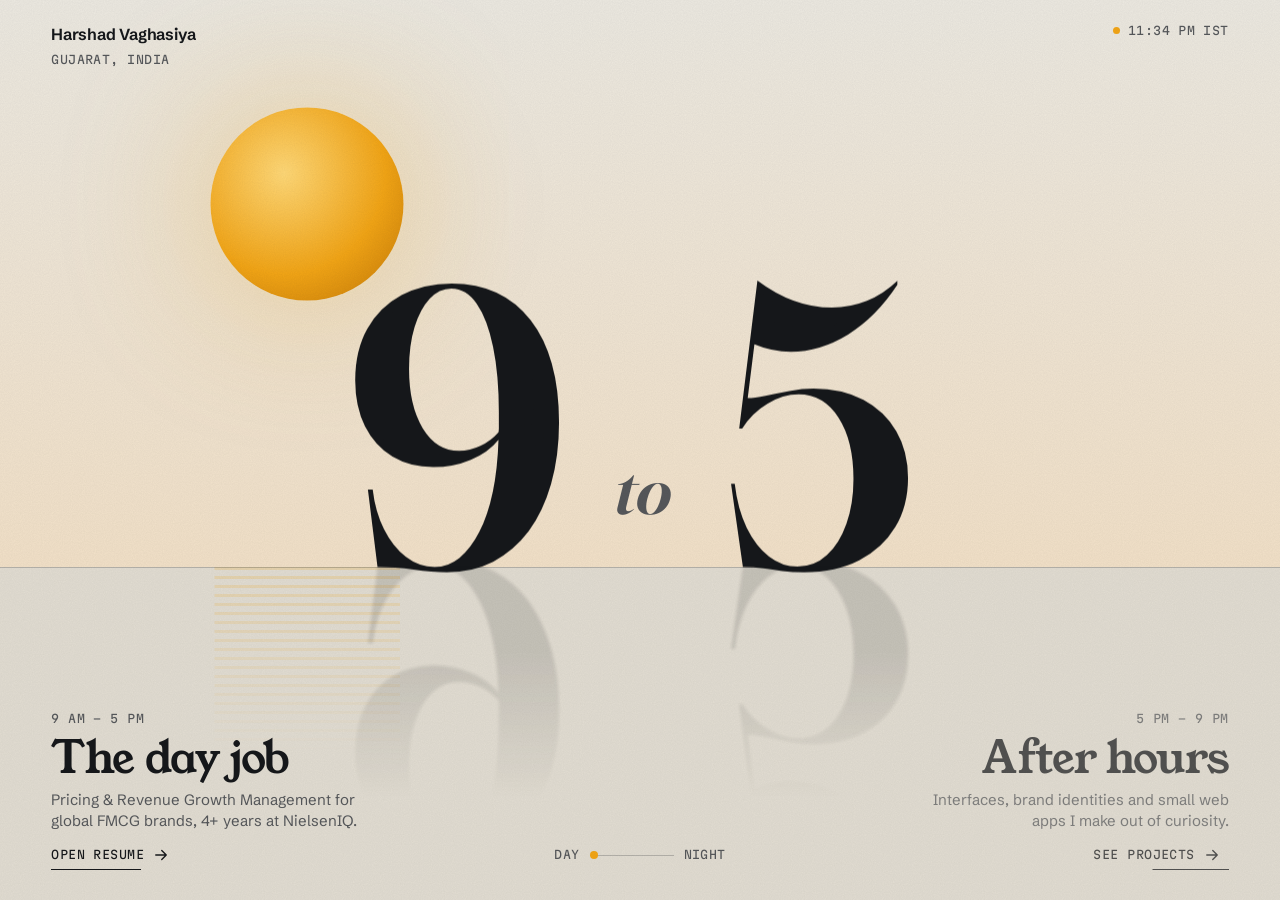
<file: index.html>
<!doctype html>
<html lang="en">
<head>
  <meta charset="utf-8">
  <meta name="viewport" content="width=device-width, initial-scale=1, viewport-fit=cover">
  <title>Harshad Vaghasiya</title>
  <meta name="description" content="Harshad Vaghasiya: Revenue Growth Management and pricing analytics by day. Interfaces, brand identities and small web apps after hours.">
  <meta name="theme-color" content="#ECE9E1">
  <meta property="og:title" content="Harshad Vaghasiya">
  <meta property="og:description" content="Pricing & Revenue Growth Management by day. Things I design and build after hours.">
  <meta property="og:image" content="https://harshad.online/assets/img/og.jpg">
  <meta property="og:url" content="https://harshad.online/">
  <meta name="twitter:card" content="summary_large_image">
  <link rel="icon" href="assets/img/favicon.svg" type="image/svg+xml">
  <link rel="preload" href="assets/fonts/gloock-latin-400-normal.woff2" as="font" type="font/woff2" crossorigin>
  <link rel="stylesheet" href="assets/css/base.css">
  <link rel="stylesheet" href="assets/css/landing.css">
</head>
<!--
  LANDING PAGE ("/")
  One idea: "9 to 5" and "5 to 9" use the same two digits.
  Move the pointer left or right and the sky turns from day to night,
  while the 9 and the 5 swap places. Each half leads to one side of the site.
  Behaviour: assets/js/landing.js · Styles: assets/css/landing.css
-->
<body class="landing day">
  <h1 class="sr-only">Harshad Vaghasiya. Revenue Growth Management and pricing analytics by day; interfaces, brand identities and small web apps after hours.</h1>

  <div class="sky" aria-hidden="true">
    <div class="glow"></div>
    <div class="sun"></div>
    <div class="moon"></div>
    <div class="water"><div class="sun-reflect"></div></div>
    <div class="horizon"></div>
  </div>

  <header class="lbar">
    <a class="who" href="./">
      <span class="name">Harshad Vaghasiya</span>
      <span class="mono sub">Gujarat, India</span>
    </a>
    <div class="clock mono" aria-label="Local time in India"><span class="pulse"></span><span id="ist">--:--</span> IST</div>
  </header>

  <main class="stage" aria-hidden="true">
    <div class="digits">
      <span class="dg a">9</span>
      <span class="to">to</span>
      <span class="dg b">5</span>
    </div>
    <div class="digits mirror">
      <span class="dg a">9</span>
      <span class="to">to</span>
      <span class="dg b">5</span>
    </div>
  </main>

  <nav class="doors" aria-label="Choose a side">
    <a class="door day-door" href="work/" data-go="day" data-side="0">
      <span class="mono when">9 AM – 5 PM</span>
      <span class="title display">The day job</span>
      <span class="what">Pricing &amp; Revenue Growth Management for global FMCG brands, 4+ years at NielsenIQ.</span>
      <span class="go mono">Open Resume <i data-icon="arrow"></i></span>
    </a>
    <div class="hint mono" aria-hidden="true"><span>Day</span><i></i><span>Night</span></div>
    <a class="door night-door" href="after-hours/" data-go="night" data-side="1">
      <span class="mono when">5 PM – 9 PM</span>
      <span class="title display">After hours</span>
      <span class="what">Interfaces, brand identities and small web apps I make out of curiosity.</span>
      <span class="go mono">See projects <i data-icon="arrow"></i></span>
    </a>
  </nav>

  <div class="grain" aria-hidden="true"></div>
  <script src="assets/js/core.js"></script>
  <script src="assets/js/landing.js"></script>
</body>
</html>
</file>
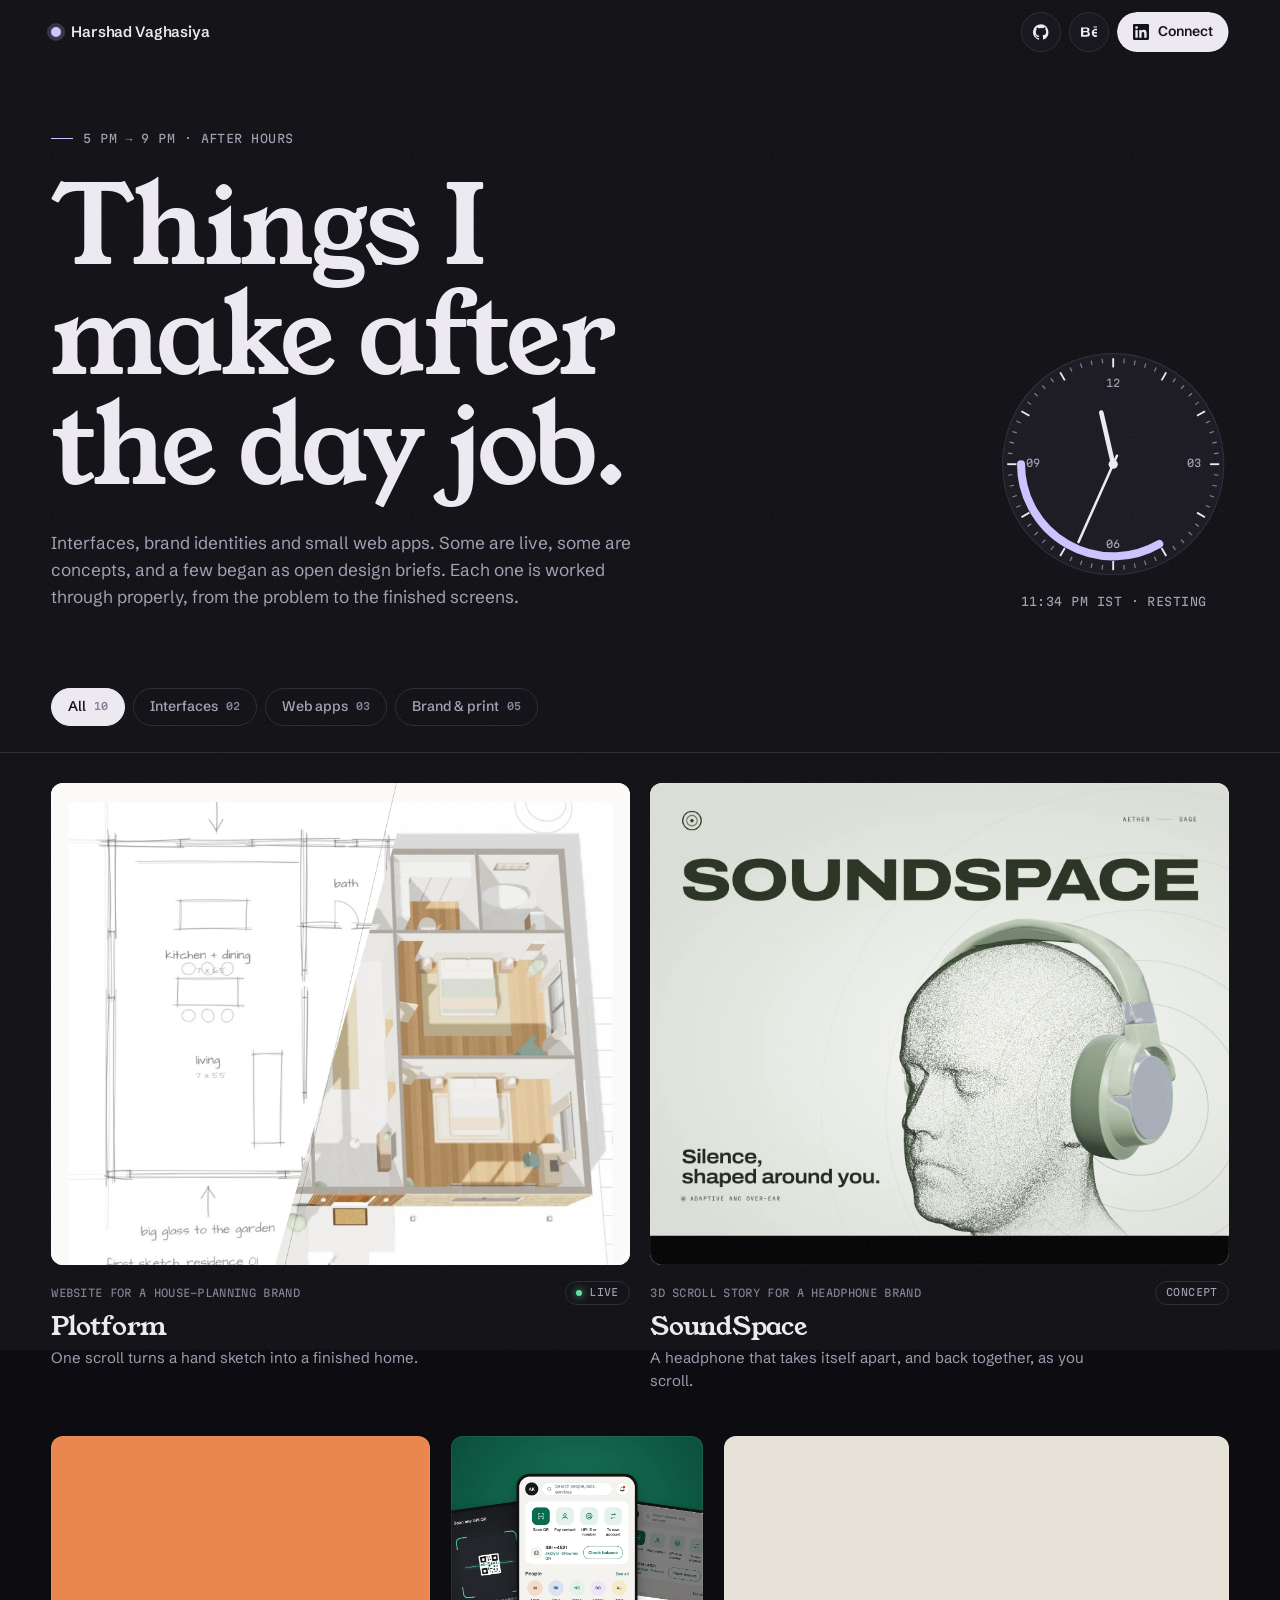
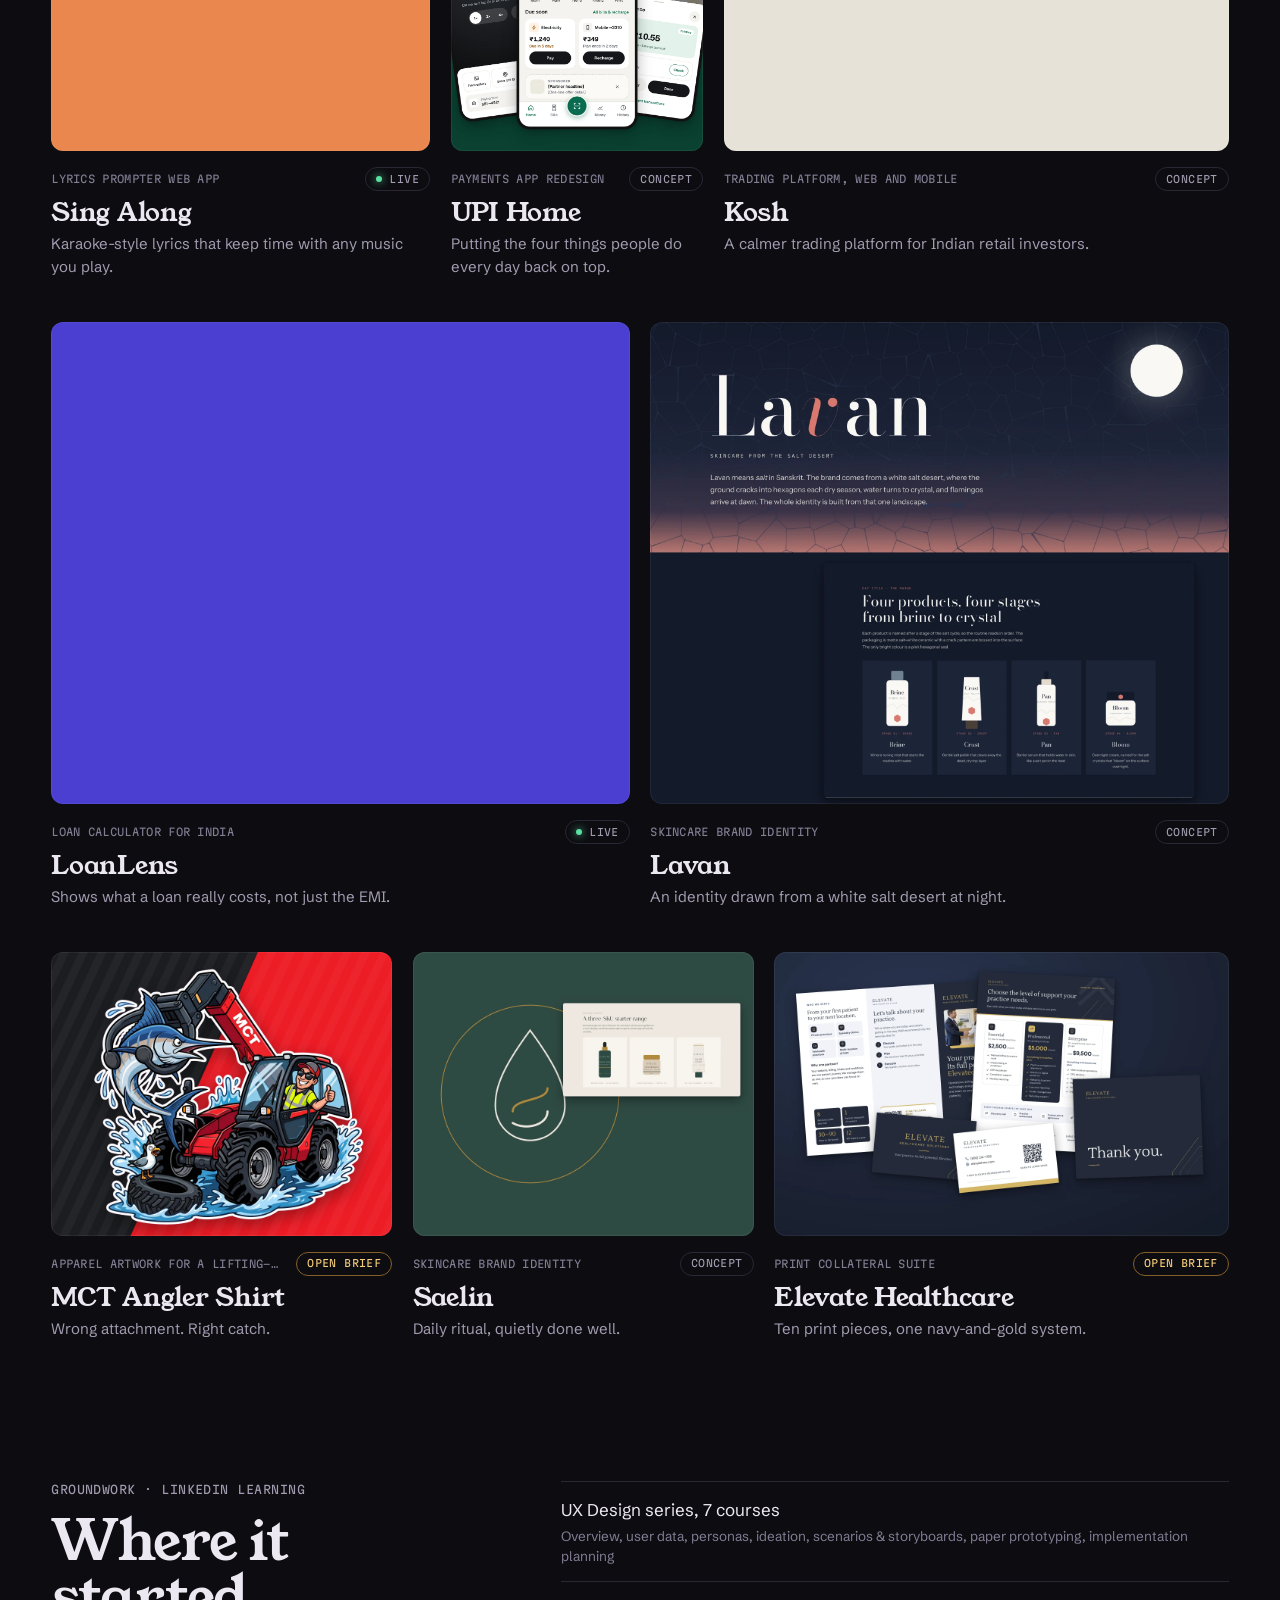
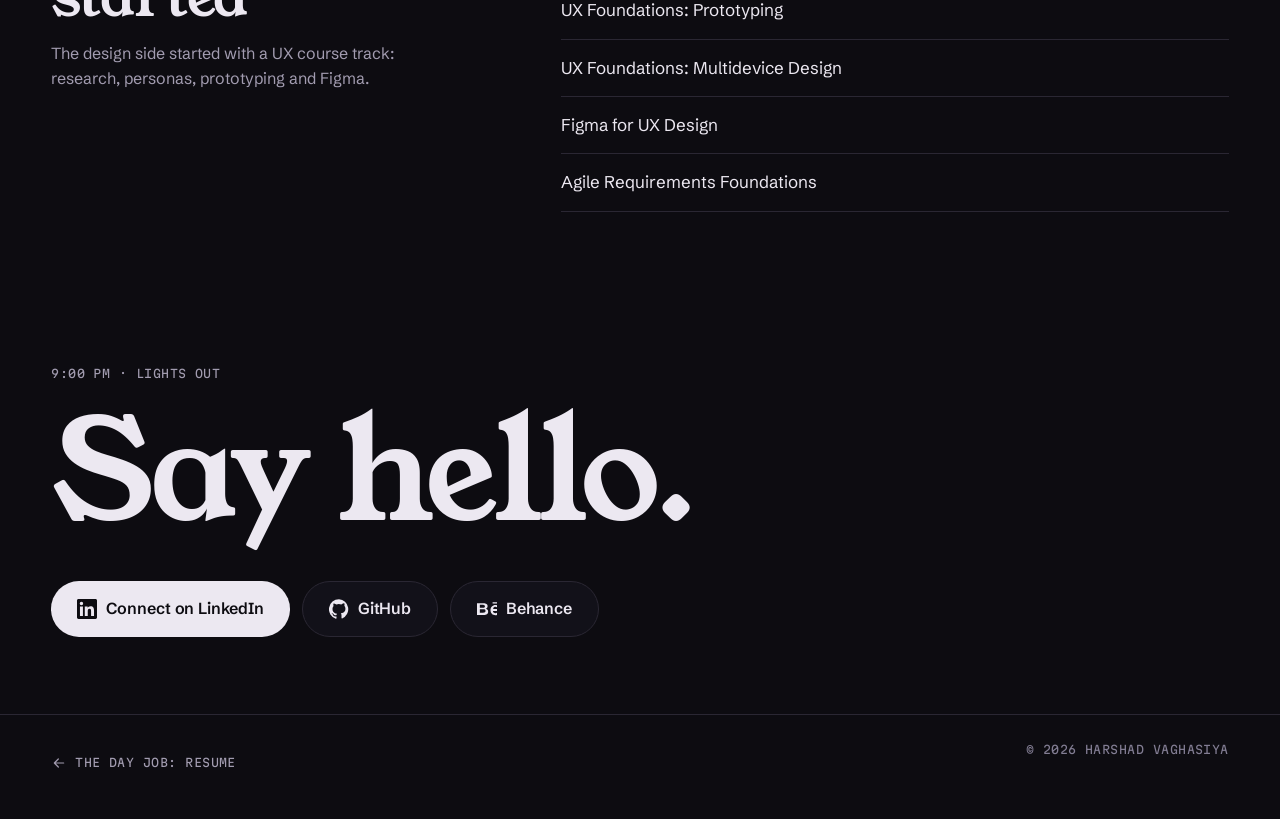
<file: after-hours/index.html>
<!doctype html>
<html lang="en">
<head>
  <meta charset="utf-8">
  <meta name="viewport" content="width=device-width, initial-scale=1, viewport-fit=cover">
  <title>After hours · Harshad Vaghasiya</title>
  <meta name="description" content="Interfaces, brand identities and small web apps Harshad Vaghasiya designs and builds after the day job.">
  <meta name="theme-color" content="#0D0C11">
  <meta property="og:title" content="After hours · Harshad Vaghasiya">
  <meta property="og:description" content="Interfaces, brand identities and small web apps, made out of curiosity.">
  <meta property="og:image" content="https://harshad.online/assets/img/og-night.jpg">
  <link rel="icon" href="../assets/img/favicon.svg" type="image/svg+xml">
  <link rel="preload" href="../assets/fonts/young-serif-latin-400-normal.woff2" as="font" type="font/woff2" crossorigin>
  <link rel="stylesheet" href="../assets/css/base.css">
  <link rel="stylesheet" href="../assets/css/after.css">
</head>
<!--
  "5 TO 9" — PROJECTS (/after-hours/)
  Tiles come from /content/projects.js (order, text, tile size, colours).
  Grid logic + filter + hover video: /assets/js/after.js
  Styles: /assets/css/after.css
-->
<body class="night after">
  <header class="topbar">
    <a class="home" href="../" data-go="day" aria-label="Back to start"><span class="dot moon"></span>Harshad Vaghasiya</a>
    <div class="actions">
      <a class="btn line icon" href="https://github.com/harshadvaha" target="_blank" rel="noopener" aria-label="GitHub"><span data-icon="github"></span></a>
      <a class="btn line icon" href="https://www.behance.net/harshadvaghasiya" target="_blank" rel="noopener" aria-label="Behance"><span data-icon="behance"></span></a>
      <a class="btn solid" href="https://www.linkedin.com/in/harshadvaha" target="_blank" rel="noopener"><span data-icon="linkedin"></span>Connect</a>
    </div>
  </header>

  <main>
    <section class="ah-hero wrap">
      <div class="ah-copy">
        <p class="mono eyebrow rv"><span class="tick"></span>5 PM → 9 PM · After hours</p>
        <h1 class="display ah-title lines">Things I make after the day job.</h1>
        <p class="ah-sub rv" style="--d:.35s">Interfaces, brand identities and small web apps. Some are live, some are concepts, and a few began as open design briefs. Each one is worked through properly, from the problem to the finished screens.</p>
      </div>
      <figure class="night-dial rv" style="--d:.2s" aria-label="Current time in India">
        <svg viewBox="0 0 200 200" id="night-dial" aria-hidden="true"></svg>
        <figcaption class="mono" id="night-cap">--</figcaption>
      </figure>
    </section>

    <nav class="filters wrap rv" aria-label="Filter projects" id="filters"></nav>

    <section class="grid wrap" id="grid" aria-live="polite"></section>

    <section class="groundwork wrap" id="groundwork" aria-labelledby="gw-h"></section>

    <section class="hello wrap">
      <p class="mono rv">9:00 PM · Lights out</p>
      <h2 class="display lines">Say hello.</h2>
      <div class="hello-row rv">
        <a class="btn solid big" href="https://www.linkedin.com/in/harshadvaha" target="_blank" rel="noopener"><span data-icon="linkedin"></span>Connect on LinkedIn</a>
        <a class="btn line big" href="https://github.com/harshadvaha" target="_blank" rel="noopener"><span data-icon="github"></span>GitHub</a>
        <a class="btn line big" href="https://www.behance.net/harshadvaghasiya" target="_blank" rel="noopener"><span data-icon="behance"></span>Behance</a>
      </div>
    </section>
  </main>

  <footer class="foot wrap">
    <a class="mono back-day" href="../work/" data-go="day"><i data-icon="back"></i> The day job: Resume</a>
    <span class="mono">© <span id="yr"></span> Harshad Vaghasiya</span>
  </footer>

  <div class="cursor" id="cursor" aria-hidden="true"><span>View</span></div>
  <div class="grain" aria-hidden="true"></div>
  <script src="../content/projects.js"></script>
  <script src="../assets/js/core.js"></script>
  <script src="../assets/js/after.js"></script>
</body>
</html>
</file>
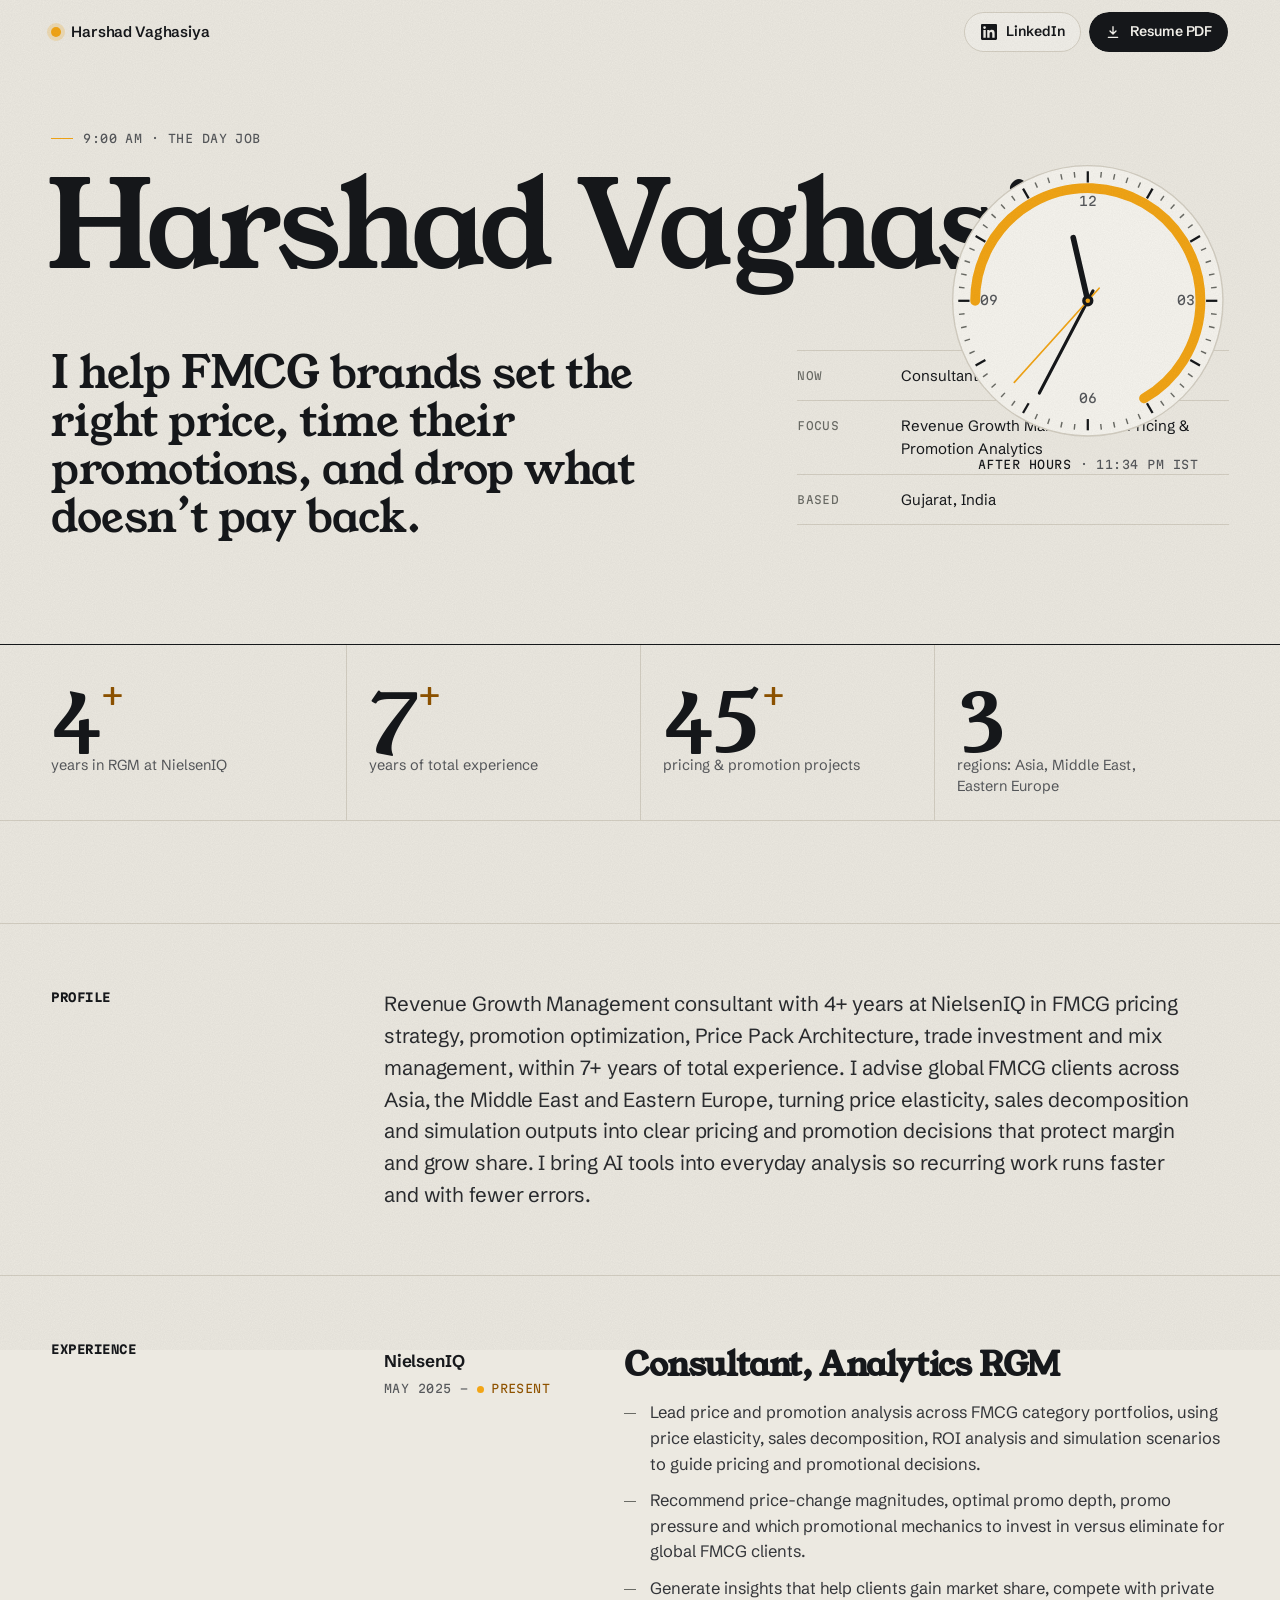
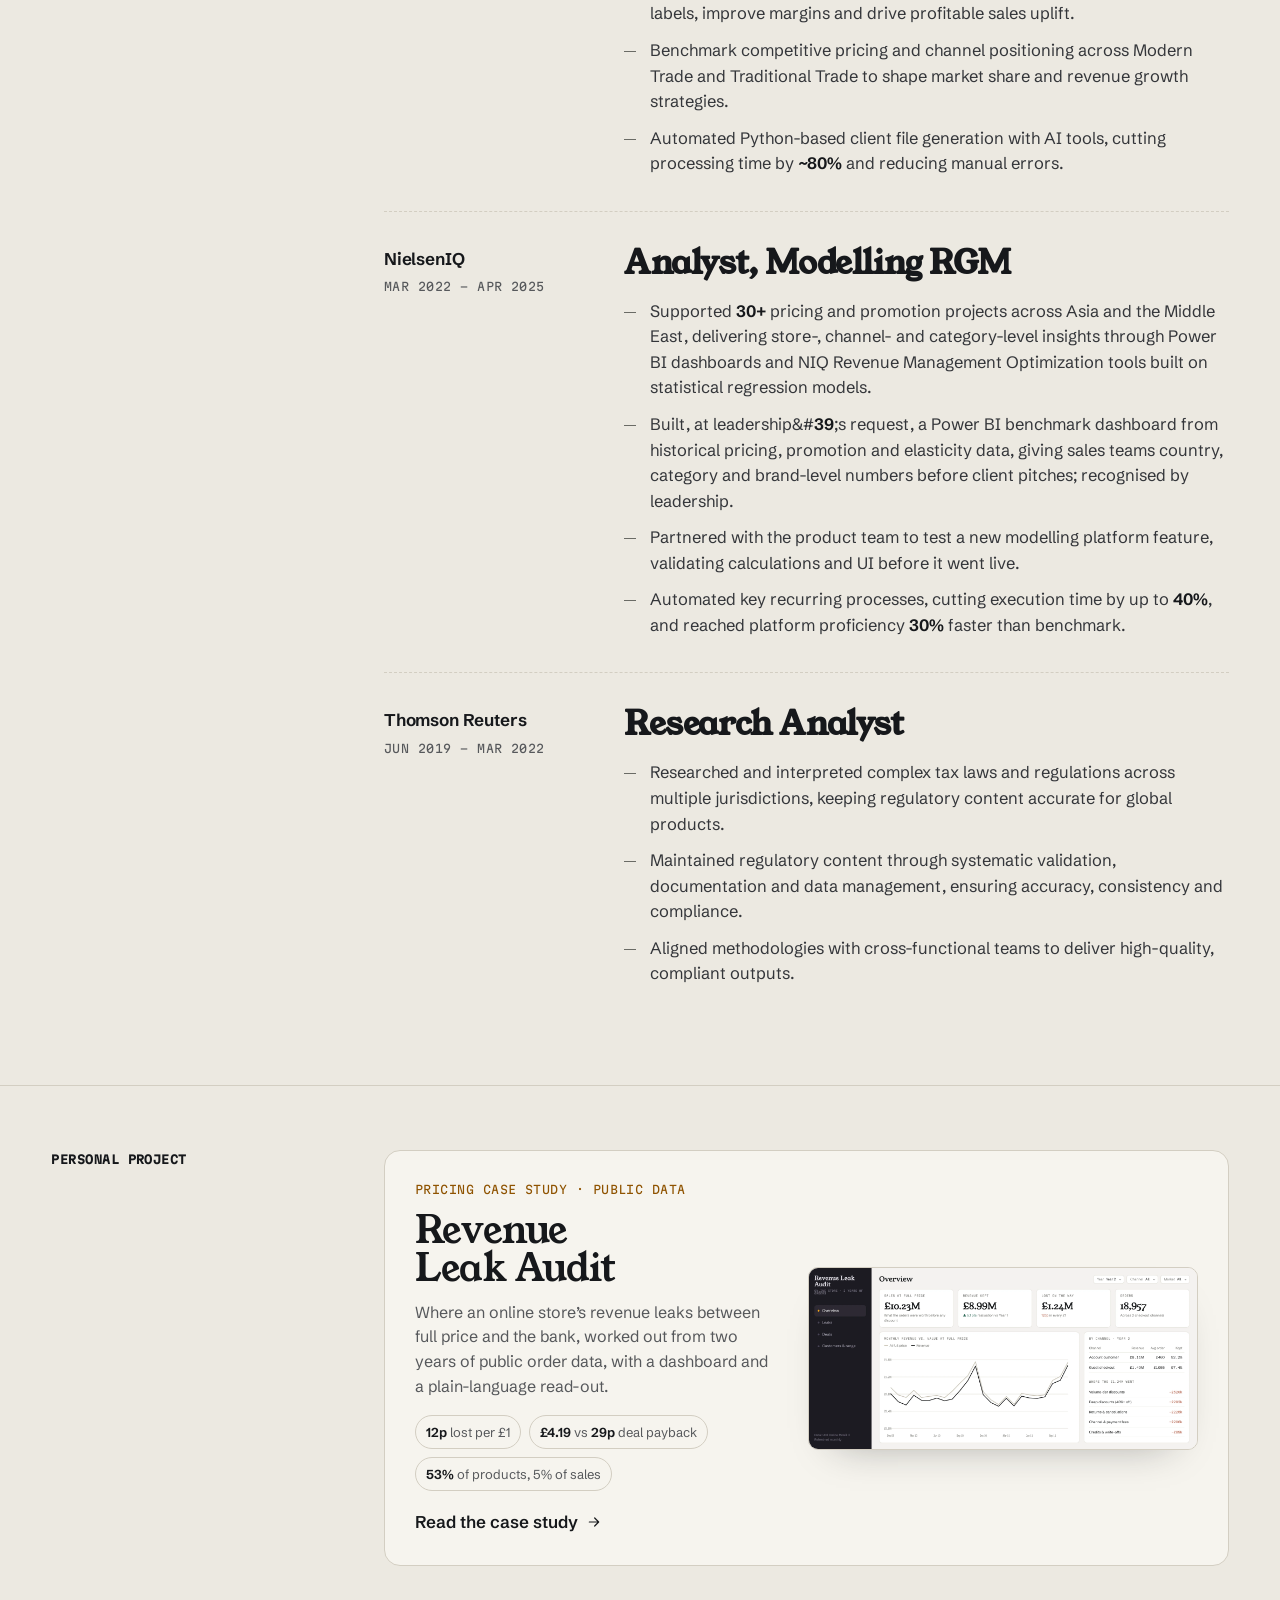
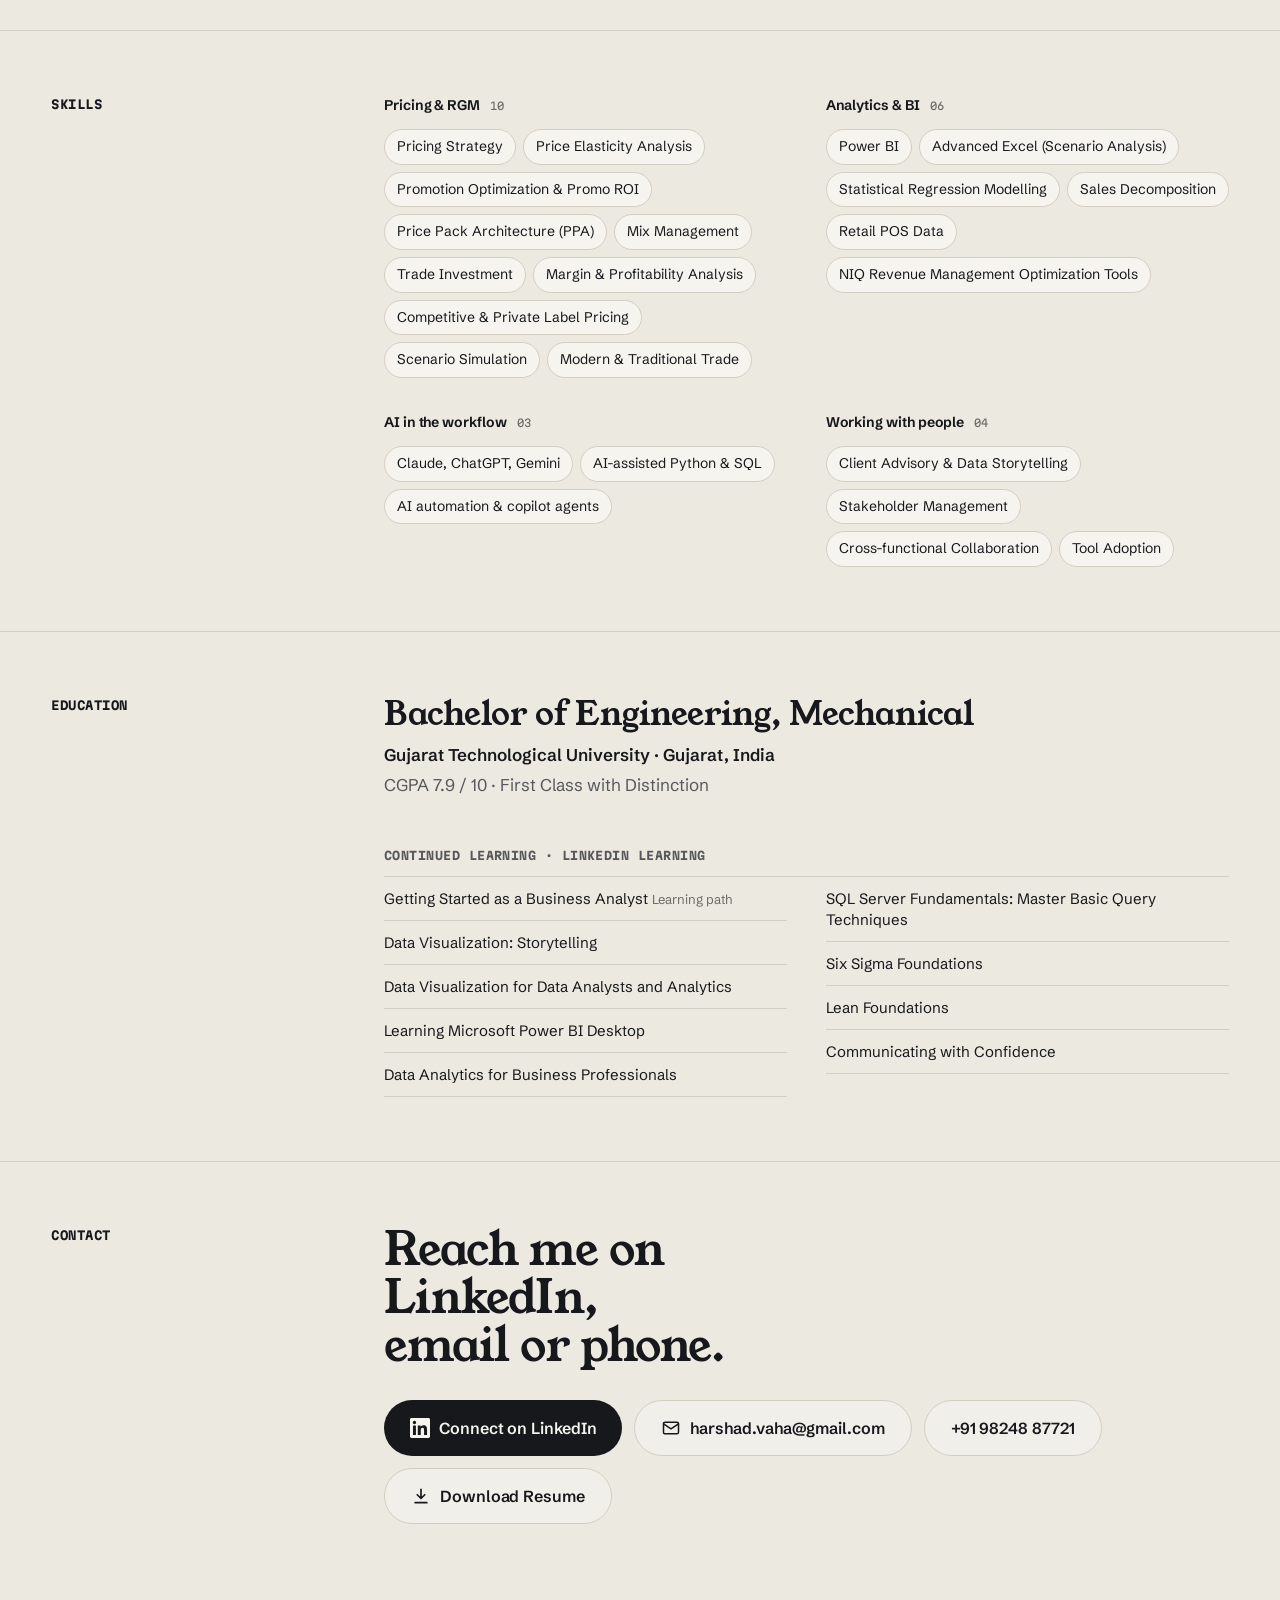
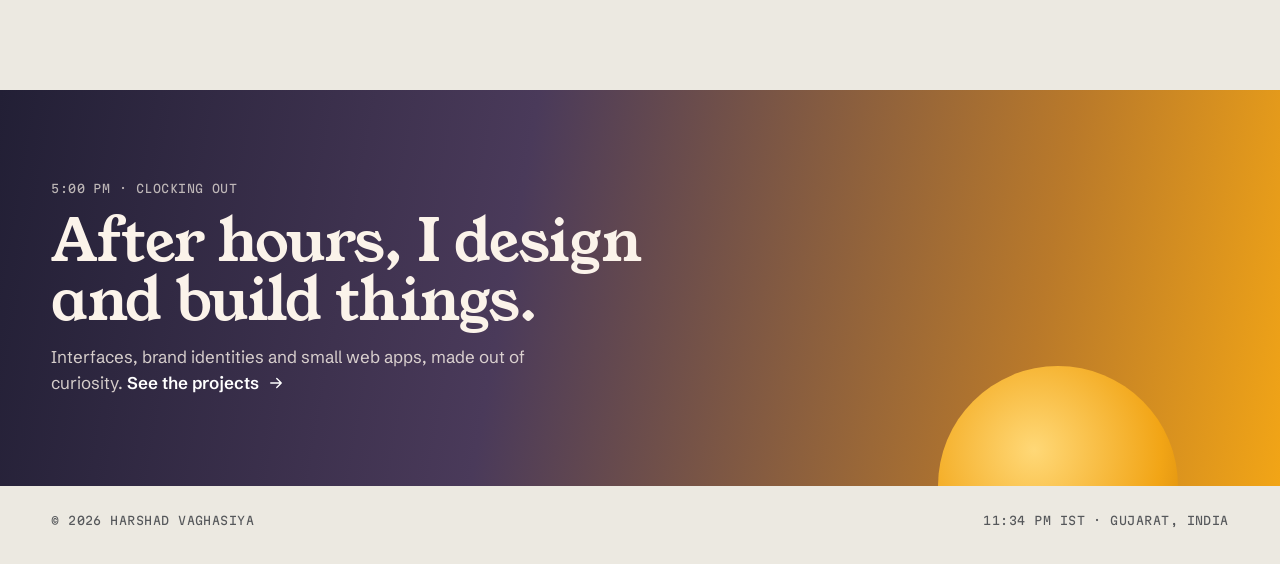
<file: work/index.html>
<!doctype html>
<html lang="en">
<head>
  <meta charset="utf-8">
  <meta name="viewport" content="width=device-width, initial-scale=1, viewport-fit=cover">
  <title>Resume · Harshad Vaghasiya</title>
  <meta name="description" content="Harshad Vaghasiya: Revenue Growth Management consultant at NielsenIQ. Pricing strategy, promotion optimization, Price Pack Architecture and trade investment for global FMCG brands.">
  <meta name="theme-color" content="#ECE9E1">
  <meta property="og:title" content="Harshad Vaghasiya · Resume">
  <meta property="og:description" content="Revenue Growth Management · Pricing & Promotion Analytics · 4+ years at NielsenIQ">
  <meta property="og:image" content="https://harshad.online/assets/img/og.jpg">
  <link rel="icon" href="../assets/img/favicon.svg" type="image/svg+xml">
  <link rel="preload" href="../assets/fonts/young-serif-latin-400-normal.woff2" as="font" type="font/woff2" crossorigin>
  <link rel="stylesheet" href="../assets/css/base.css">
  <link rel="stylesheet" href="../assets/css/work.css">
</head>
<!--
  "9 TO 5" — RÉSUMÉ PAGE (/work/)
  All text comes from /content/resume.js. This file is only structure.
  Read like a work day: 9 AM at the top, 5 PM at the bottom.
  Styles: /assets/css/work.css · Behaviour: /assets/js/work.js
-->
<body class="day work">
  <header class="topbar">
    <a class="home" href="../" data-go="day" aria-label="Back to start"><span class="dot"></span>Harshad Vaghasiya</a>
    <div class="actions">
      <a class="btn line" id="li-top" target="_blank" rel="noopener"><span data-icon="linkedin"></span><span class="hide-s">LinkedIn</span></a>
      <a class="btn solid" id="pdf-top" download><span data-icon="download"></span><span>Resume<span class="hide-s"> PDF</span></span></a>
    </div>
  </header>

  <main>
    <!-- 09:00 · Hero -->
    <section class="hero wrap">
      <p class="mono eyebrow rv"><span class="tick"></span>9:00 AM · The day job</p>
      <h1 class="display name lines" id="name"></h1>
      <figure class="hero-dial rv" style="--d:.35s" aria-label="Current time in India">
        <svg viewBox="0 0 200 200" id="big-dial" aria-hidden="true"></svg>
        <figcaption class="mono"><span id="dial-state">On the clock</span> · <span id="dial-time">--:--</span> IST</figcaption>
      </figure>
      <div class="hero-grid">
        <p class="display intro lines" id="intro" style="--d:.25s"></p>
        <dl class="meta rv" style="--d:.5s" id="meta"></dl>
      </div>
    </section>

    <!-- Facts -->
    <section class="facts wrap" id="facts" aria-label="At a glance"></section>

    <!-- 09:30 · Profile -->
    <section class="row wrap" aria-labelledby="h-profile">
      <div class="label rv"><h2 class="mono" id="h-profile">Profile</h2></div>
      <div class="body"><p class="summary rv" id="summary"></p></div>
    </section>

    <!-- 10:30 · Experience -->
    <section class="row wrap" aria-labelledby="h-exp">
      <div class="label rv"><h2 class="mono" id="h-exp">Experience</h2></div>
      <div class="body"><ol class="jobs" id="jobs"></ol></div>
    </section>

    <!-- Personal project -->
    <section class="row wrap" aria-labelledby="h-proj">
      <div class="label rv"><h2 class="mono" id="h-proj">Personal project</h2></div>
      <div class="body">
        <a class="proj rv" href="revenue-leak-audit/">
          <div class="proj-t">
            <span class="mono k">Pricing case study · Public data</span>
            <span class="display n">Revenue Leak Audit</span>
            <span class="d">Where an online store’s revenue leaks between full price and the bank, worked out from two years of public order data, with a dashboard and a plain-language read-out.</span>
            <span class="st"><span><b>12p</b> lost per £1</span><span><b>£4.19</b> vs <b>29p</b> deal payback</span><span><b>53%</b> of products, 5% of sales</span></span>
            <span class="go">Read the case study <i data-icon="arrow"></i></span>
          </div>
          <div class="proj-i"><img src="../assets/case/rla/dash-overview.webp" alt="Revenue Leak Audit dashboard" loading="lazy" decoding="async"></div>
        </a>
      </div>
    </section>


    <!-- 14:00 · Skills -->
    <section class="row wrap" aria-labelledby="h-skills">
      <div class="label rv"><h2 class="mono" id="h-skills">Skills</h2></div>
      <div class="body"><div class="skills" id="skills"></div></div>
    </section>

    <!-- 15:30 · Education -->
    <section class="row wrap" aria-labelledby="h-edu">
      <div class="label rv"><h2 class="mono" id="h-edu">Education</h2></div>
      <div class="body" id="edu"></div>
    </section>

    <!-- 16:30 · Contact -->
    <section class="row wrap contact" aria-labelledby="h-contact">
      <div class="label rv"><h2 class="mono" id="h-contact">Contact</h2></div>
      <div class="body">
        <p class="display ask lines">Reach me on LinkedIn, email or phone.</p>
        <div class="cta rv">
          <a class="btn solid big" id="li-cta" target="_blank" rel="noopener"><span data-icon="linkedin"></span>Connect on LinkedIn</a>
          <a class="btn line big" id="mail-cta"><span data-icon="mail"></span><span id="mail-txt"></span></a>
          <a class="btn line big" id="tel-cta"><span id="tel-txt"></span></a>
          <a class="btn line big" id="pdf-cta" download><span data-icon="download"></span>Download Resume</a>
        </div>
      </div>
    </section>

    <!-- 17:00 · The only door to the other side -->
    <a class="dusk" href="../after-hours/" data-go="night">
      <div class="wrap dusk-in">
        <span class="mono">5:00 PM · Clocking out</span>
        <span class="display dusk-t">After hours, I design and build things.</span>
        <span class="dusk-s">Interfaces, brand identities and small web apps, made out of curiosity. <b>See the projects <i data-icon="arrow"></i></b></span>
      </div>
    </a>
  </main>

  <footer class="foot wrap">
    <span class="mono">© <span id="yr"></span> Harshad Vaghasiya</span>
    <span class="mono"><span id="ist">--:--</span> IST · Gujarat, India</span>
  </footer>

  <!-- Workday dial: the hand moves from 9 AM to 5 PM as you scroll -->
  <button class="dial" id="dial" aria-label="Back to top">
    <svg viewBox="0 0 64 64" aria-hidden="true">
      <circle cx="32" cy="32" r="29" class="face"/>
      <path class="shift" d=""/>
      <g class="ticks"></g>
      <line class="hand" x1="32" y1="32" x2="32" y2="12"/>
      <circle cx="32" cy="32" r="2.6" class="pin"/>
    </svg>
    <span class="mono read" id="dial-read">9:00 AM</span>
  </button>

  <div class="grain" aria-hidden="true"></div>
  <script src="../content/resume.js"></script>
  <script src="../assets/js/core.js"></script>
  <script src="../assets/js/work.js"></script>
</body>
</html>
</file>
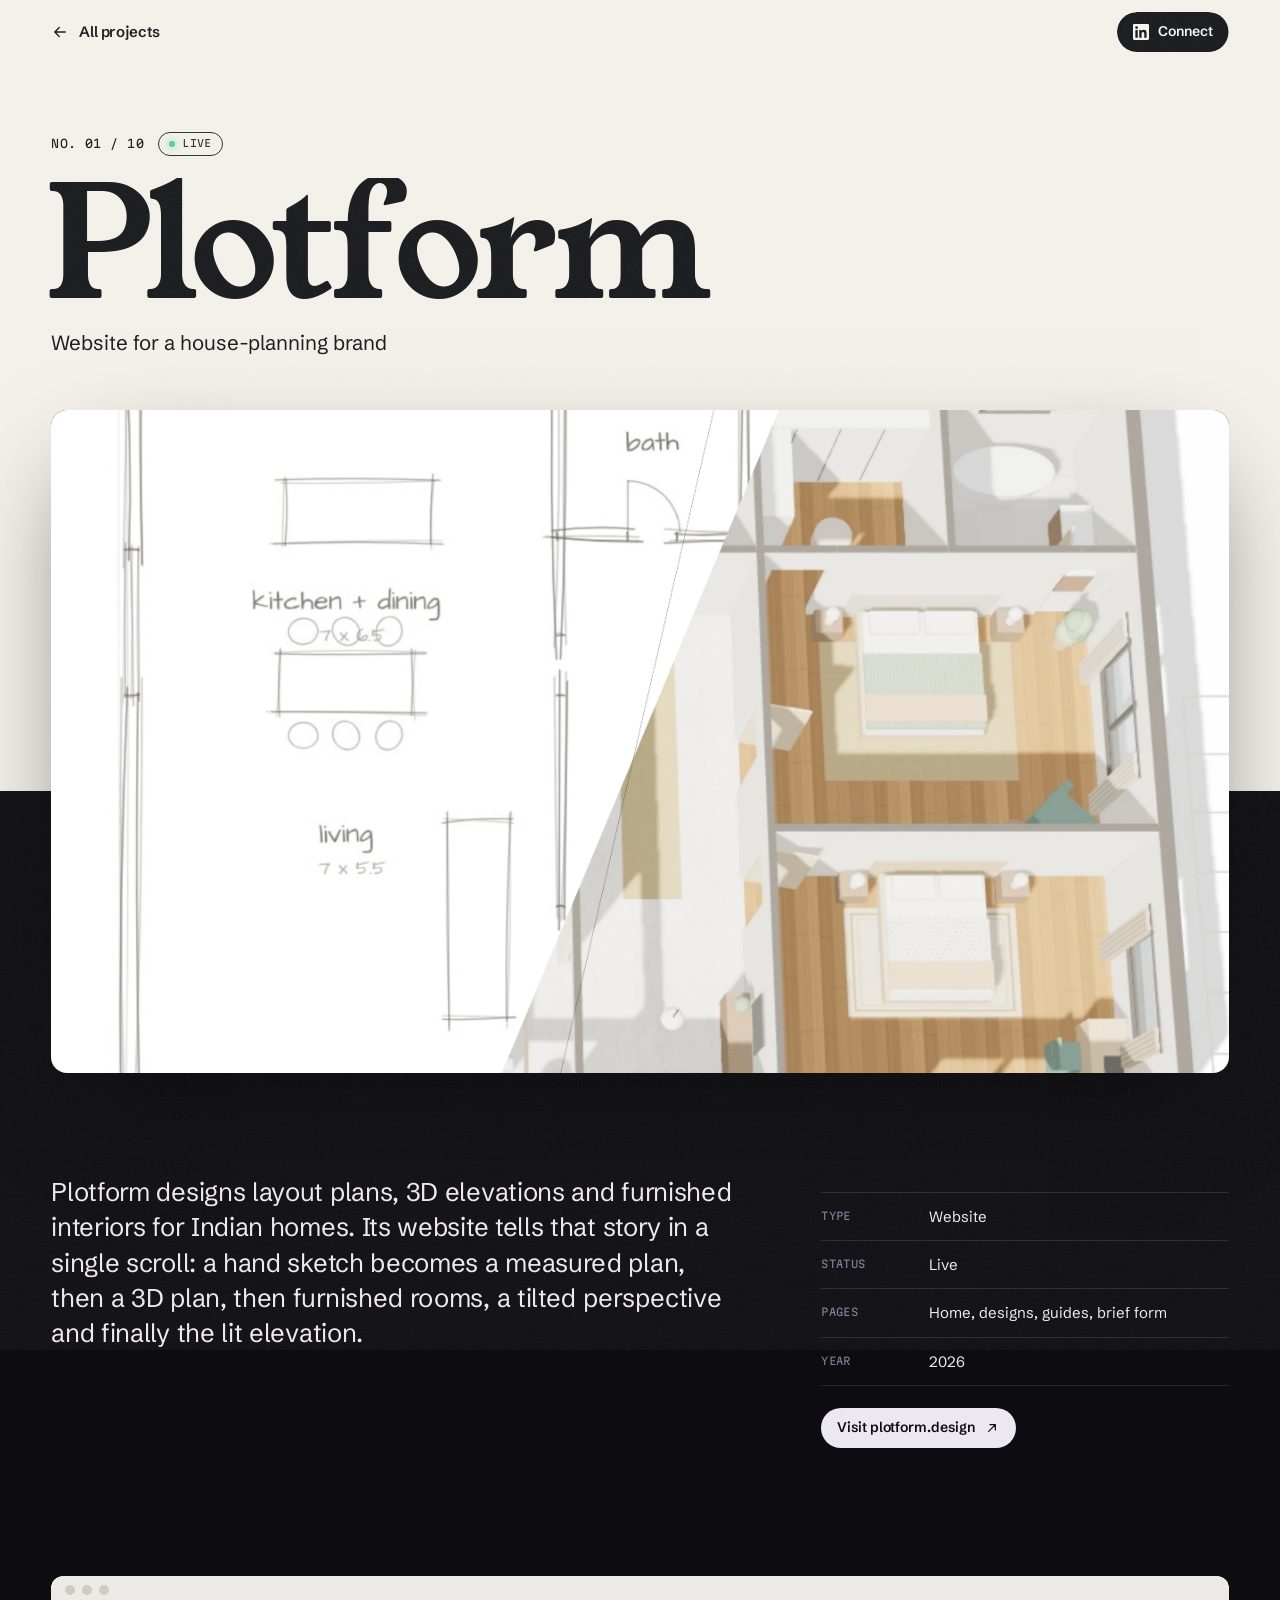
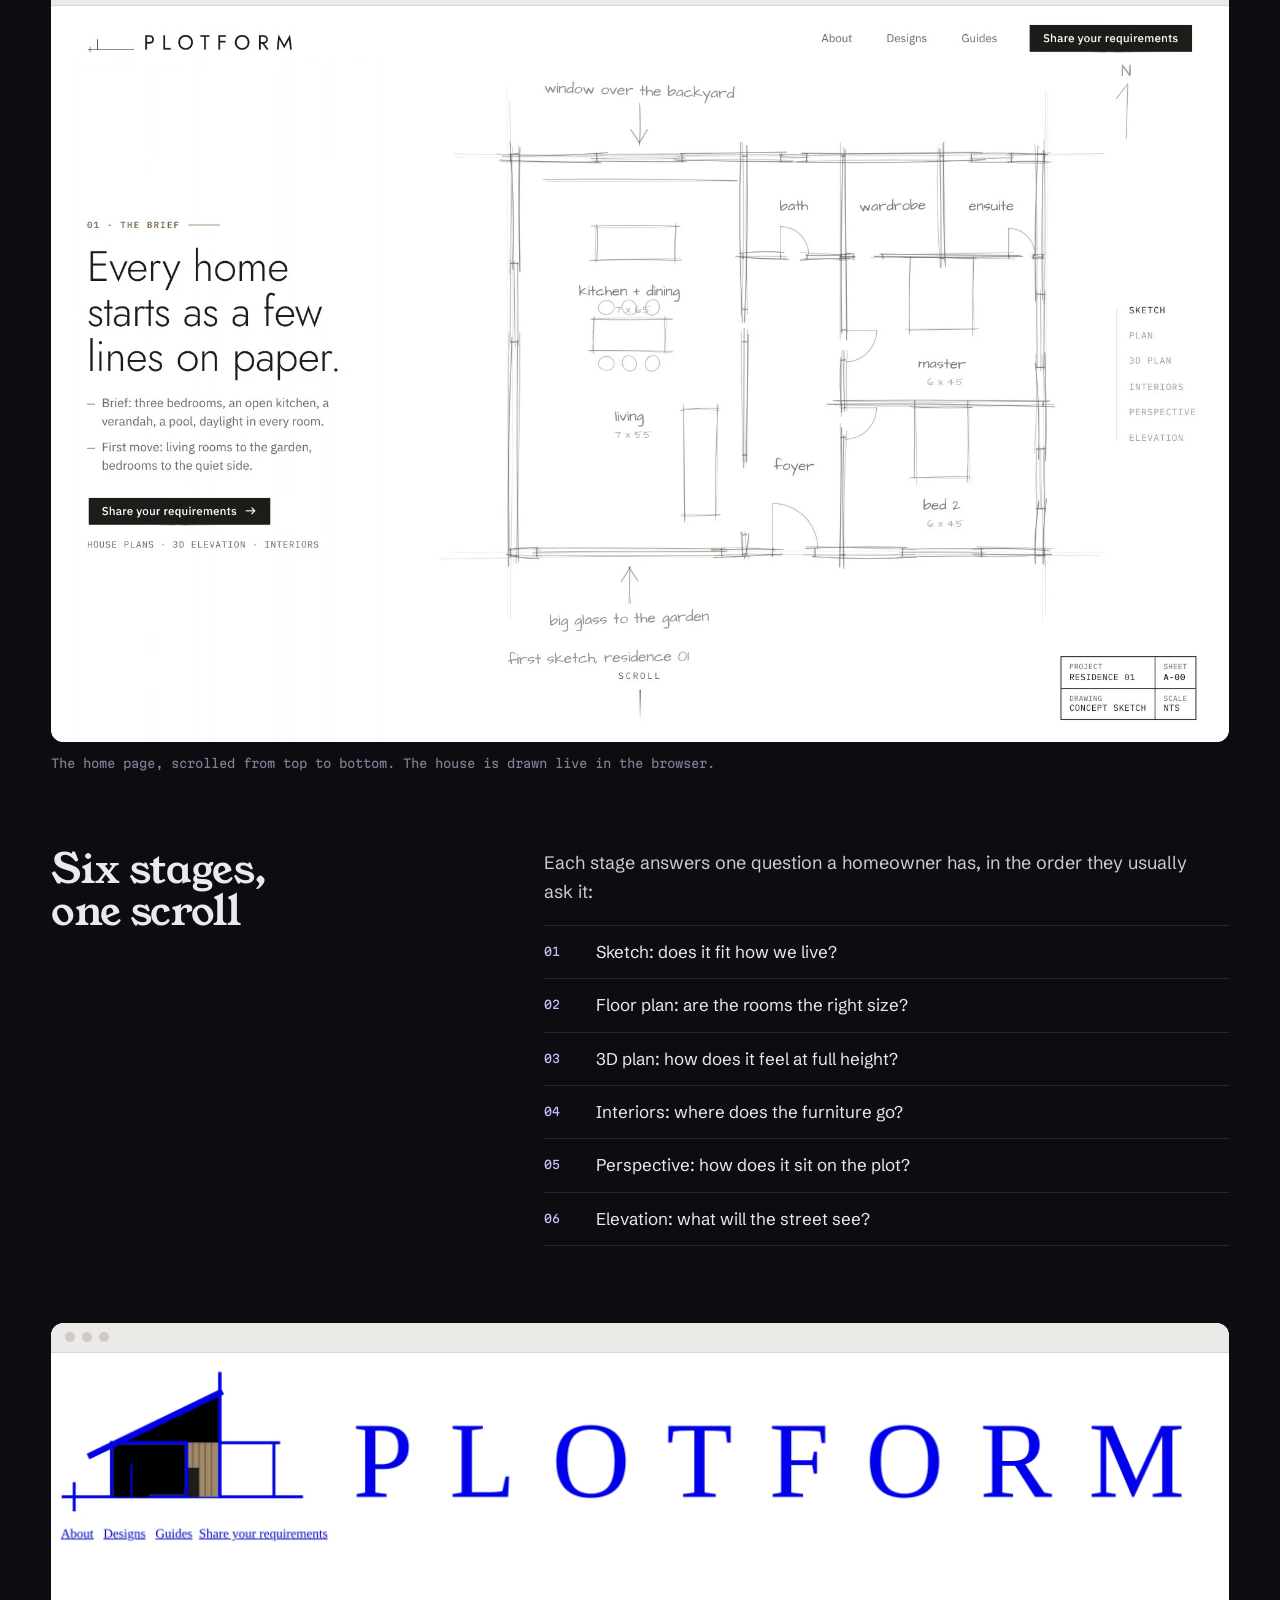
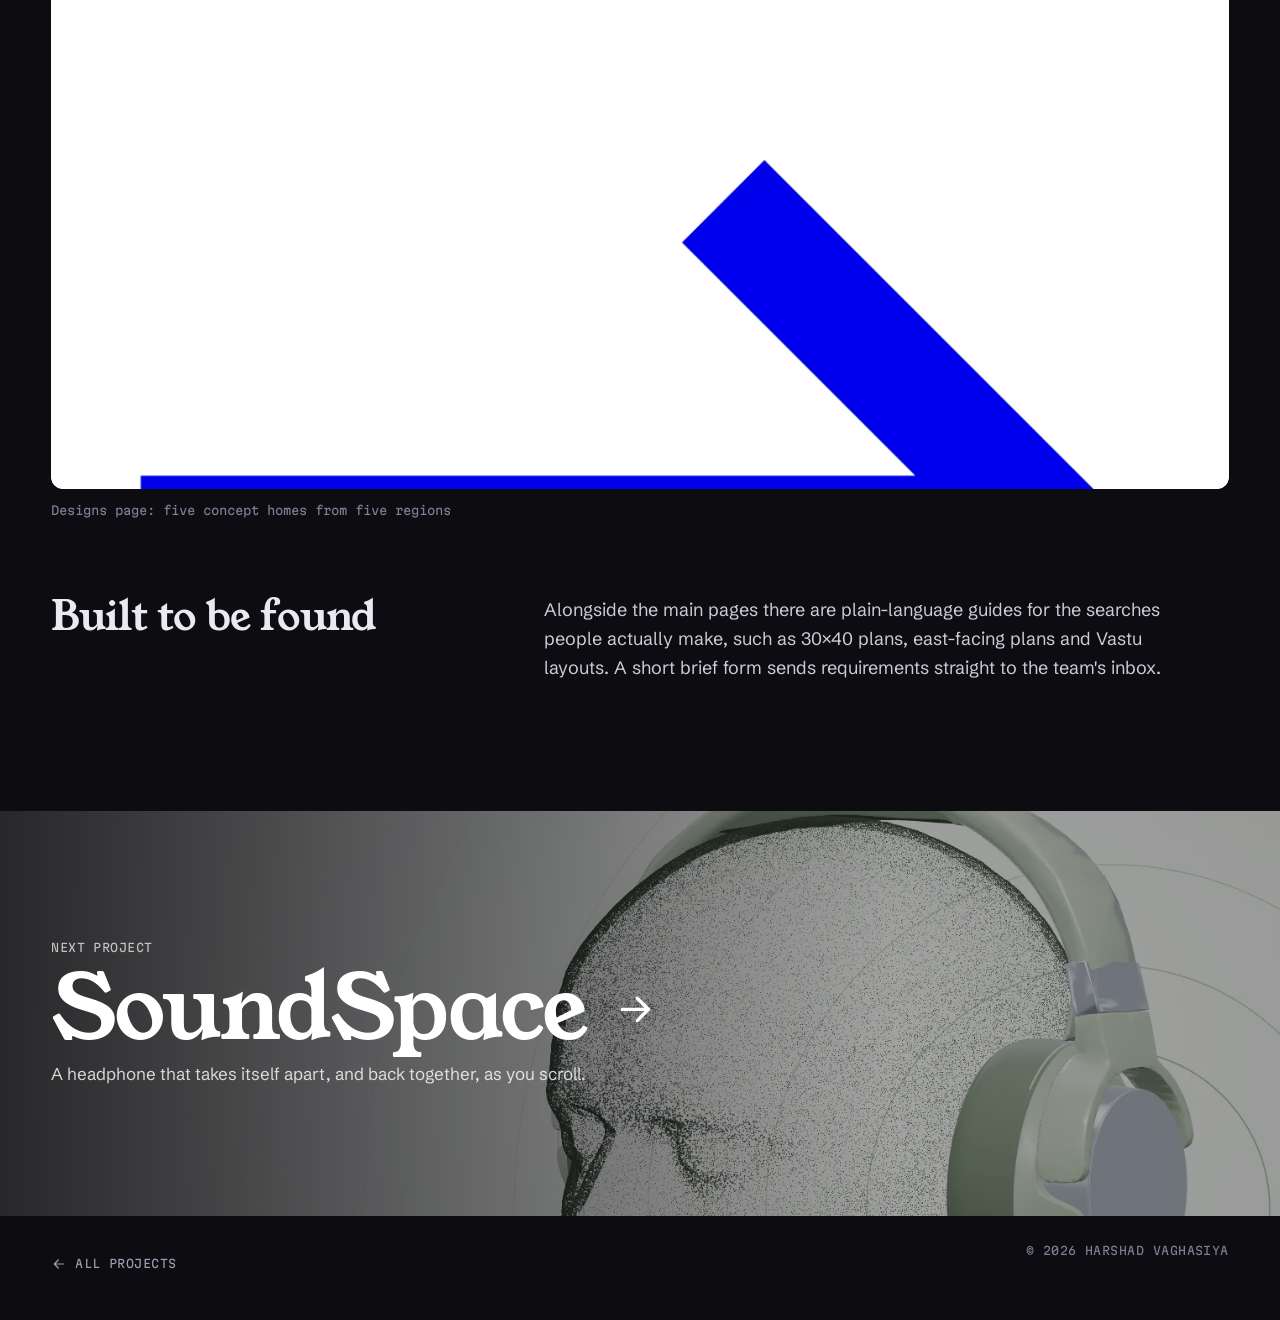
<file: after-hours/project/index.html>
<!doctype html>
<html lang="en">
<head>
  <meta charset="utf-8">
  <meta name="viewport" content="width=device-width, initial-scale=1, viewport-fit=cover">
  <title>Project · Harshad Vaghasiya</title>
  <meta name="description" content="A project by Harshad Vaghasiya.">
  <meta name="theme-color" content="#0D0C11">
  <link rel="icon" href="../../assets/img/favicon.svg" type="image/svg+xml">
  <link rel="preload" href="../../assets/fonts/young-serif-latin-400-normal.woff2" as="font" type="font/woff2" crossorigin>
  <link rel="stylesheet" href="../../assets/css/base.css">
  <link rel="stylesheet" href="../../assets/css/project.css">
</head>
<!--
  PROJECT PAGE (/after-hours/project/?p=<id>)
  One template for every project. Content: /content/projects.js
  Rendering: /assets/js/project.js · Styles: /assets/css/project.css
-->
<body class="night project">
  <header class="topbar">
    <a class="home" href="../" aria-label="All projects"><i class="back" data-icon="back"></i>All projects</a>
    <div class="actions">
      <a class="btn solid" href="https://www.linkedin.com/in/harshadvaha" target="_blank" rel="noopener"><span data-icon="linkedin"></span>Connect</a>
    </div>
  </header>

  <main id="main"></main>

  <footer class="foot wrap">
    <a class="mono back-day" href="../"><i data-icon="back"></i> All projects</a>
    <span class="mono">© <span id="yr"></span> Harshad Vaghasiya</span>
  </footer>

  <div class="lightbox" id="lightbox" hidden><img alt=""><button class="mono close" type="button">Close</button></div>
  <div class="grain" aria-hidden="true"></div>
  <script src="../../content/projects.js"></script>
  <script src="../../assets/js/core.js"></script>
  <script src="../../assets/js/project.js"></script>
</body>
</html>
</file>
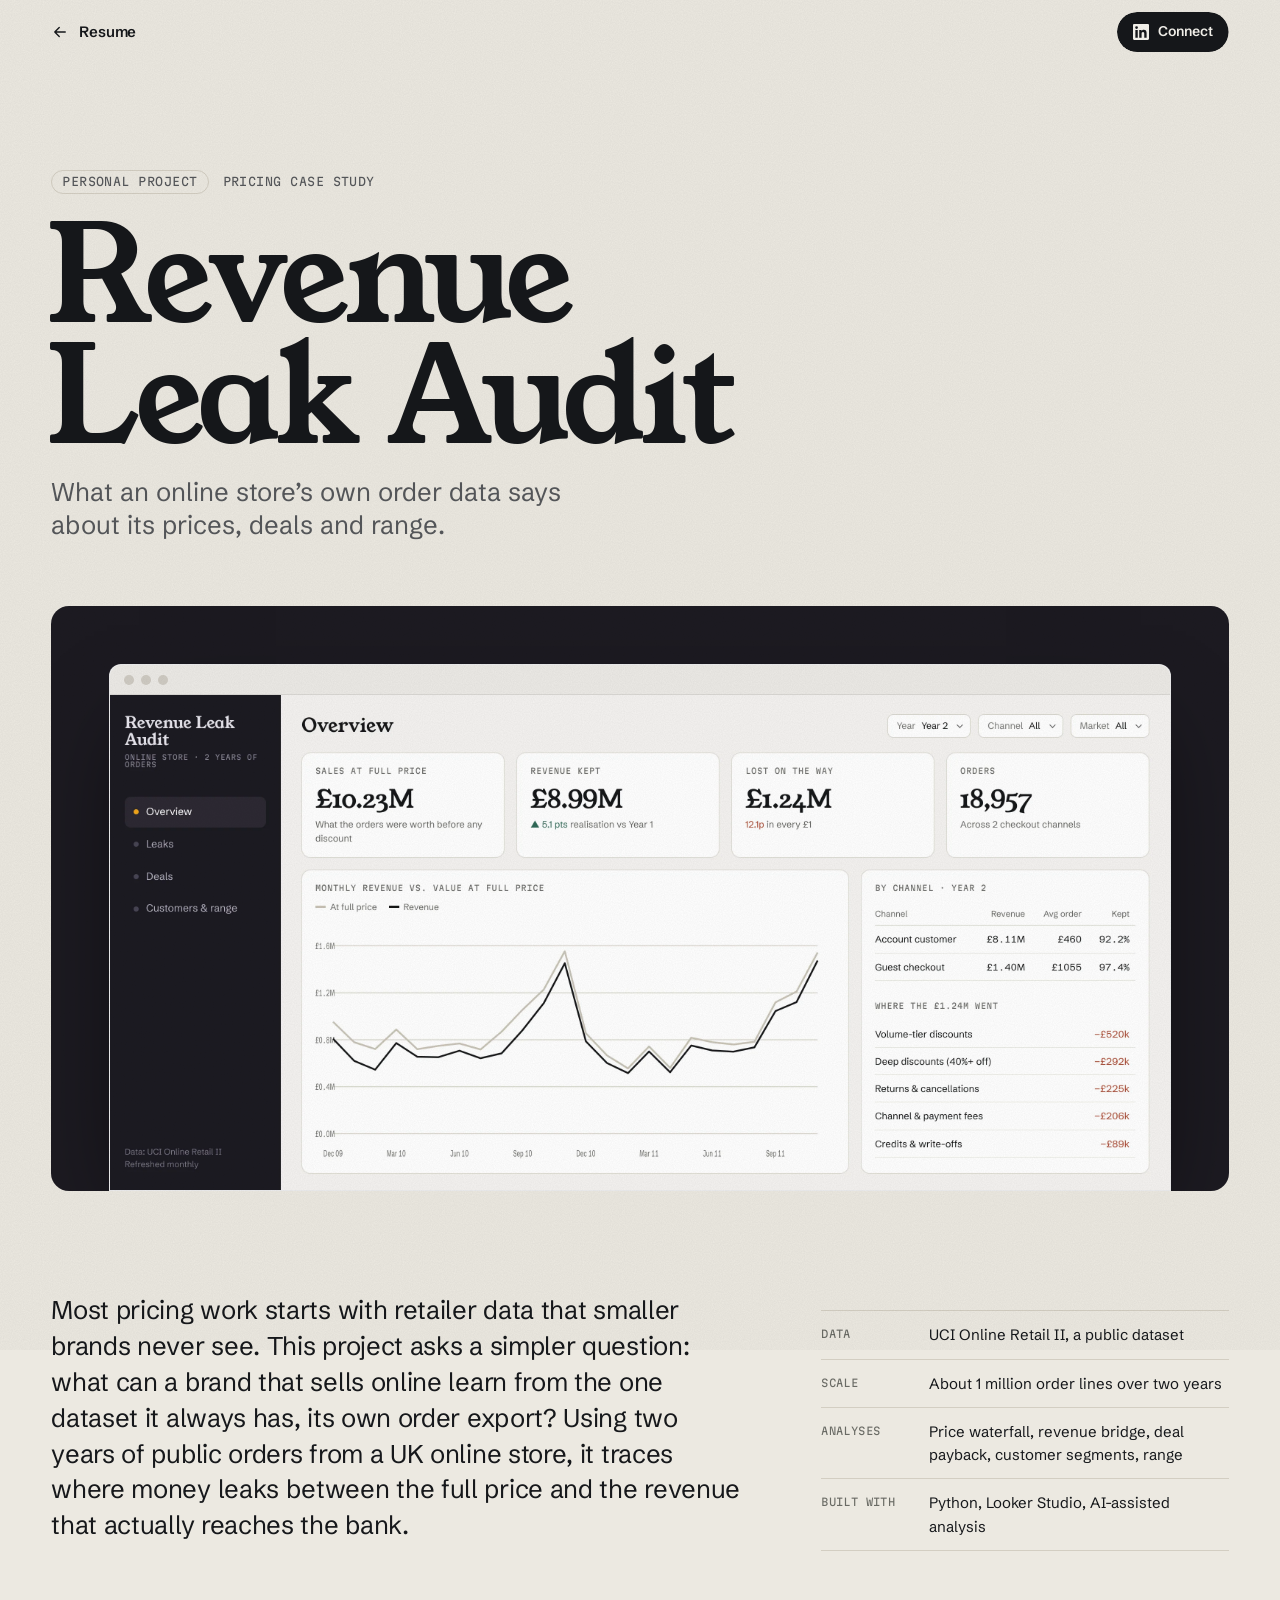
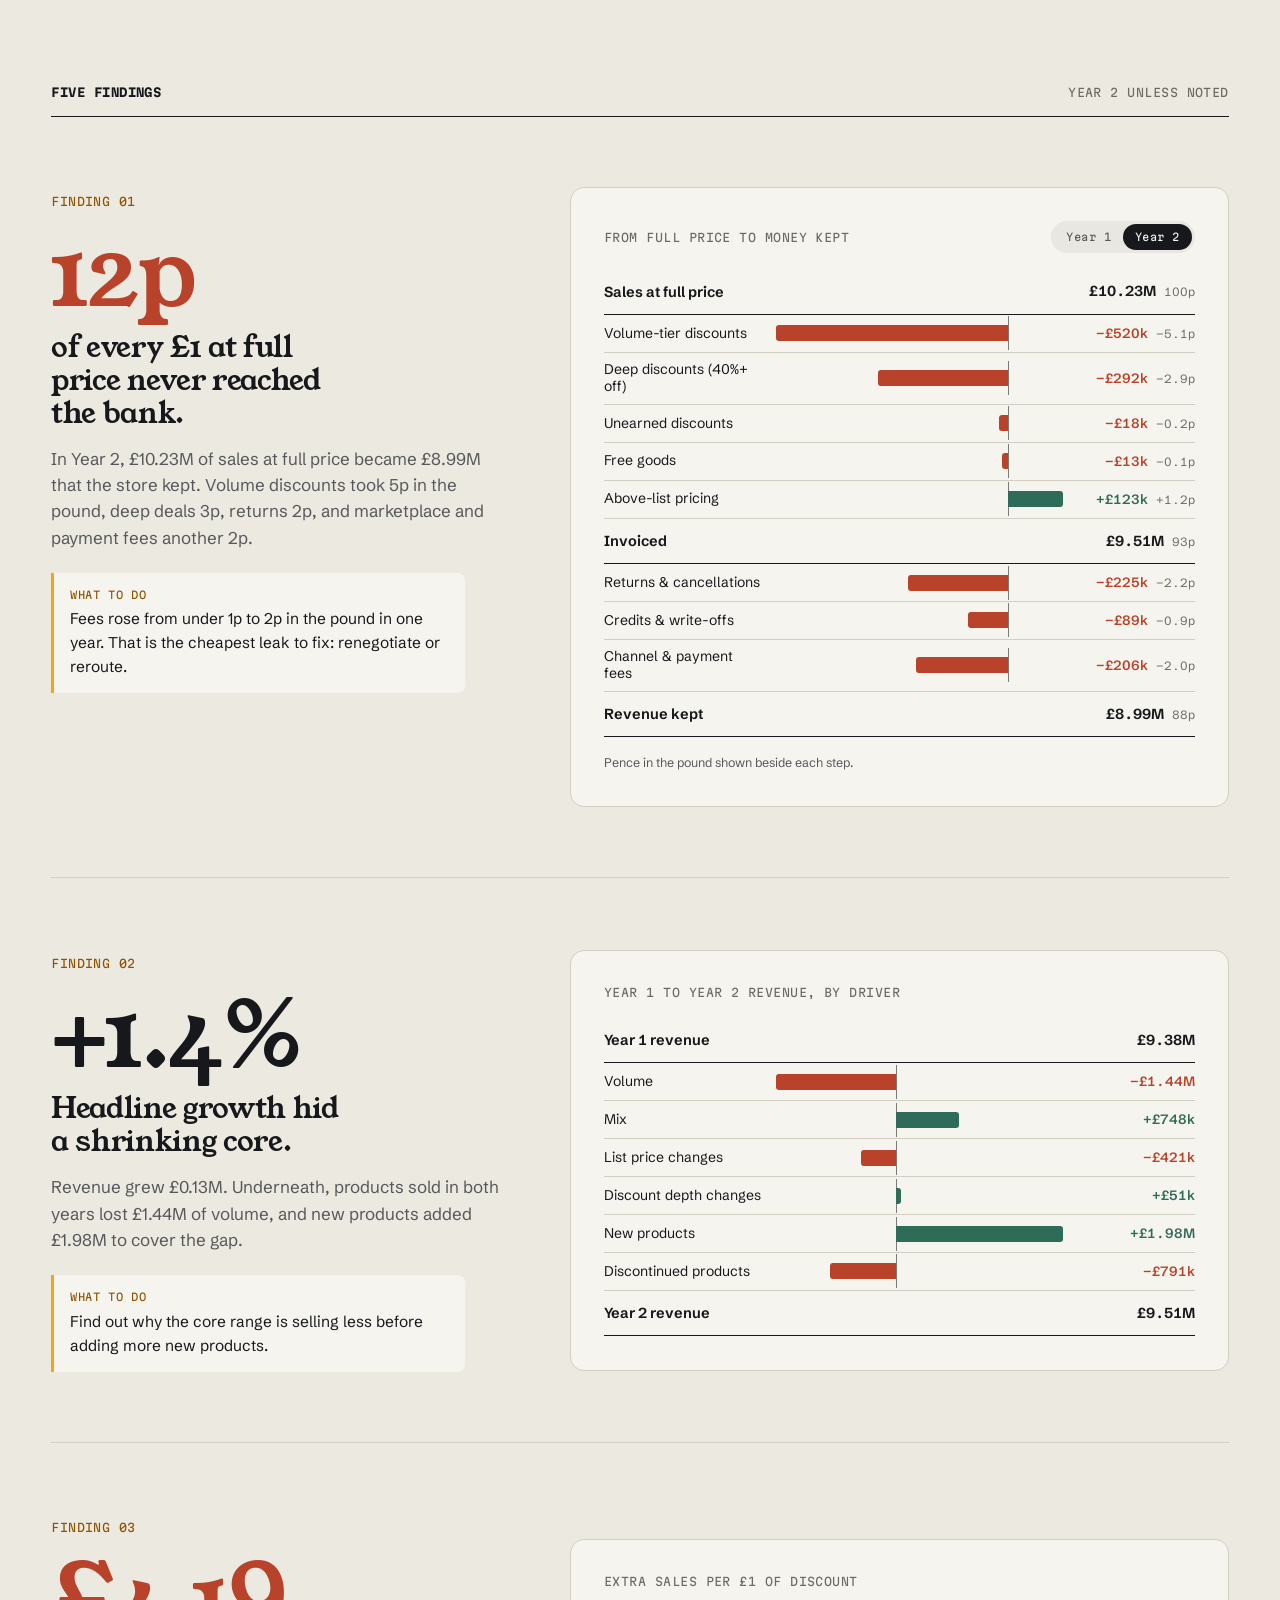
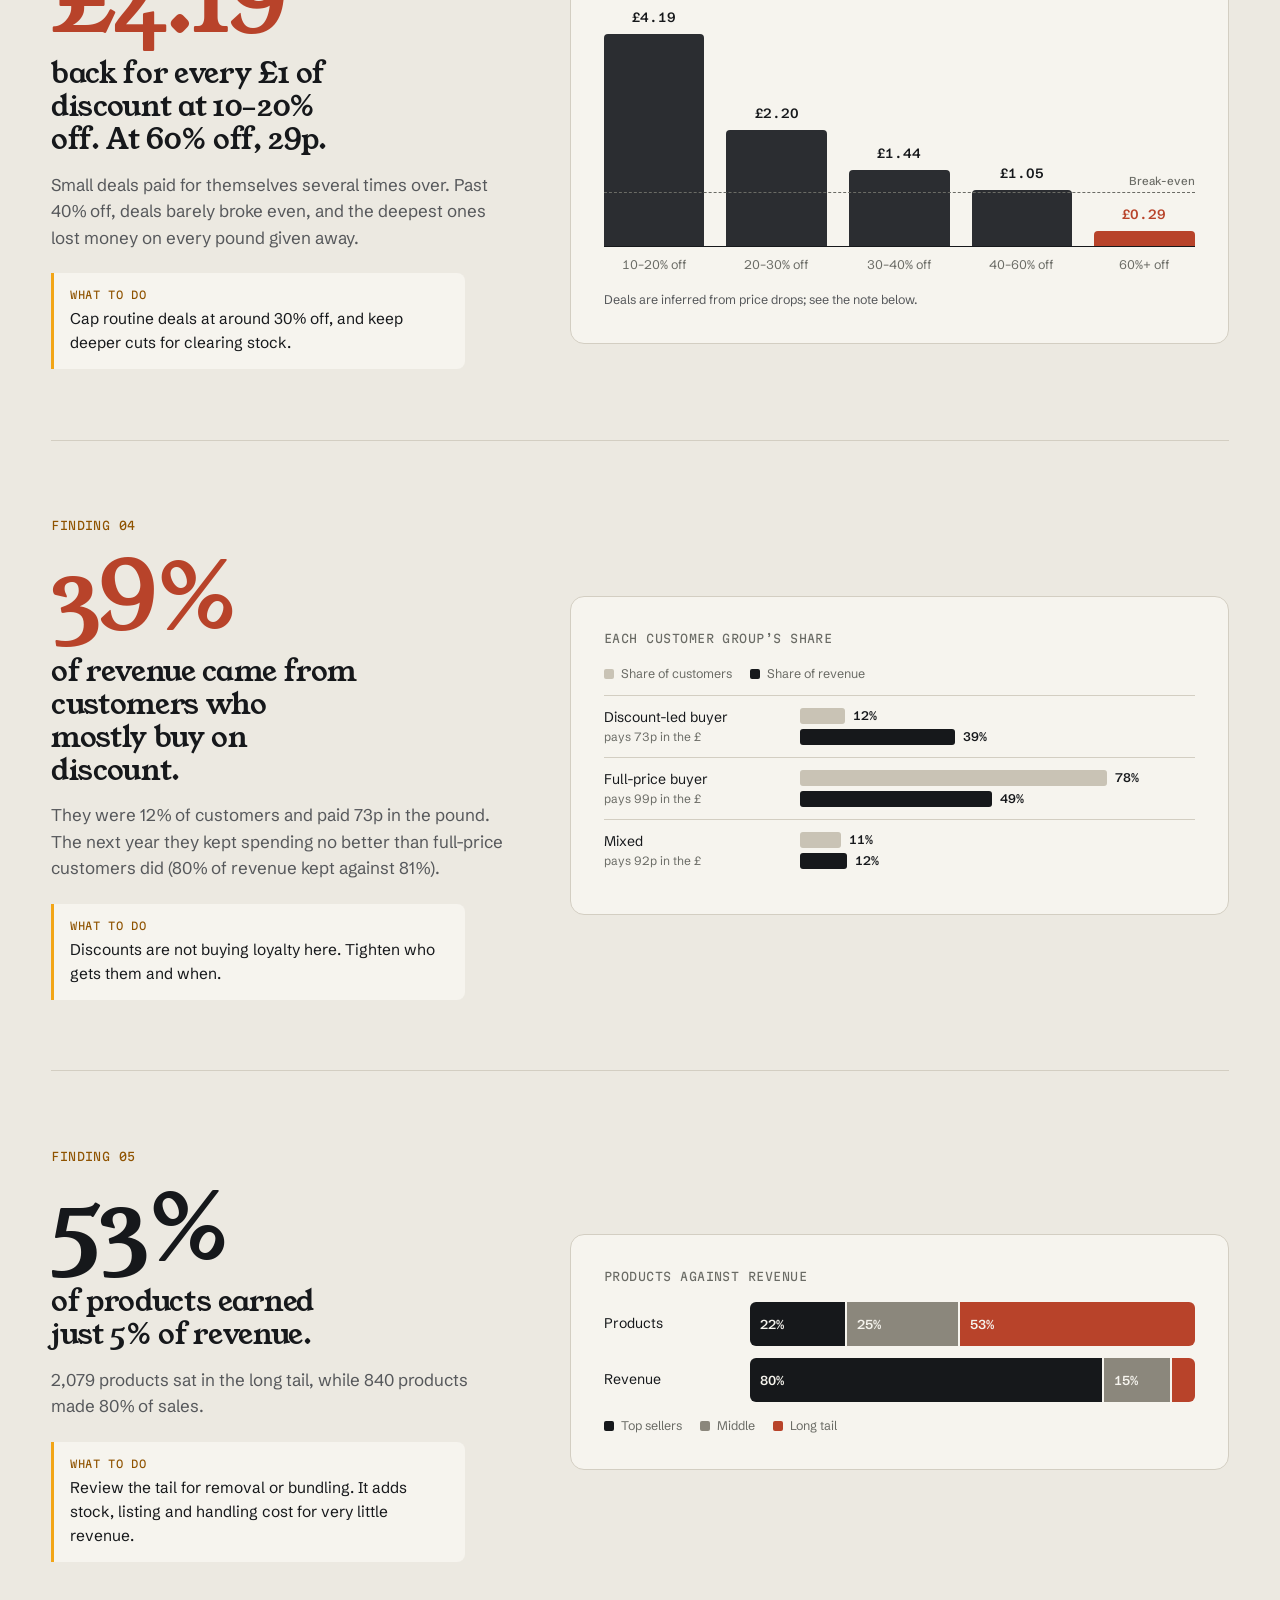
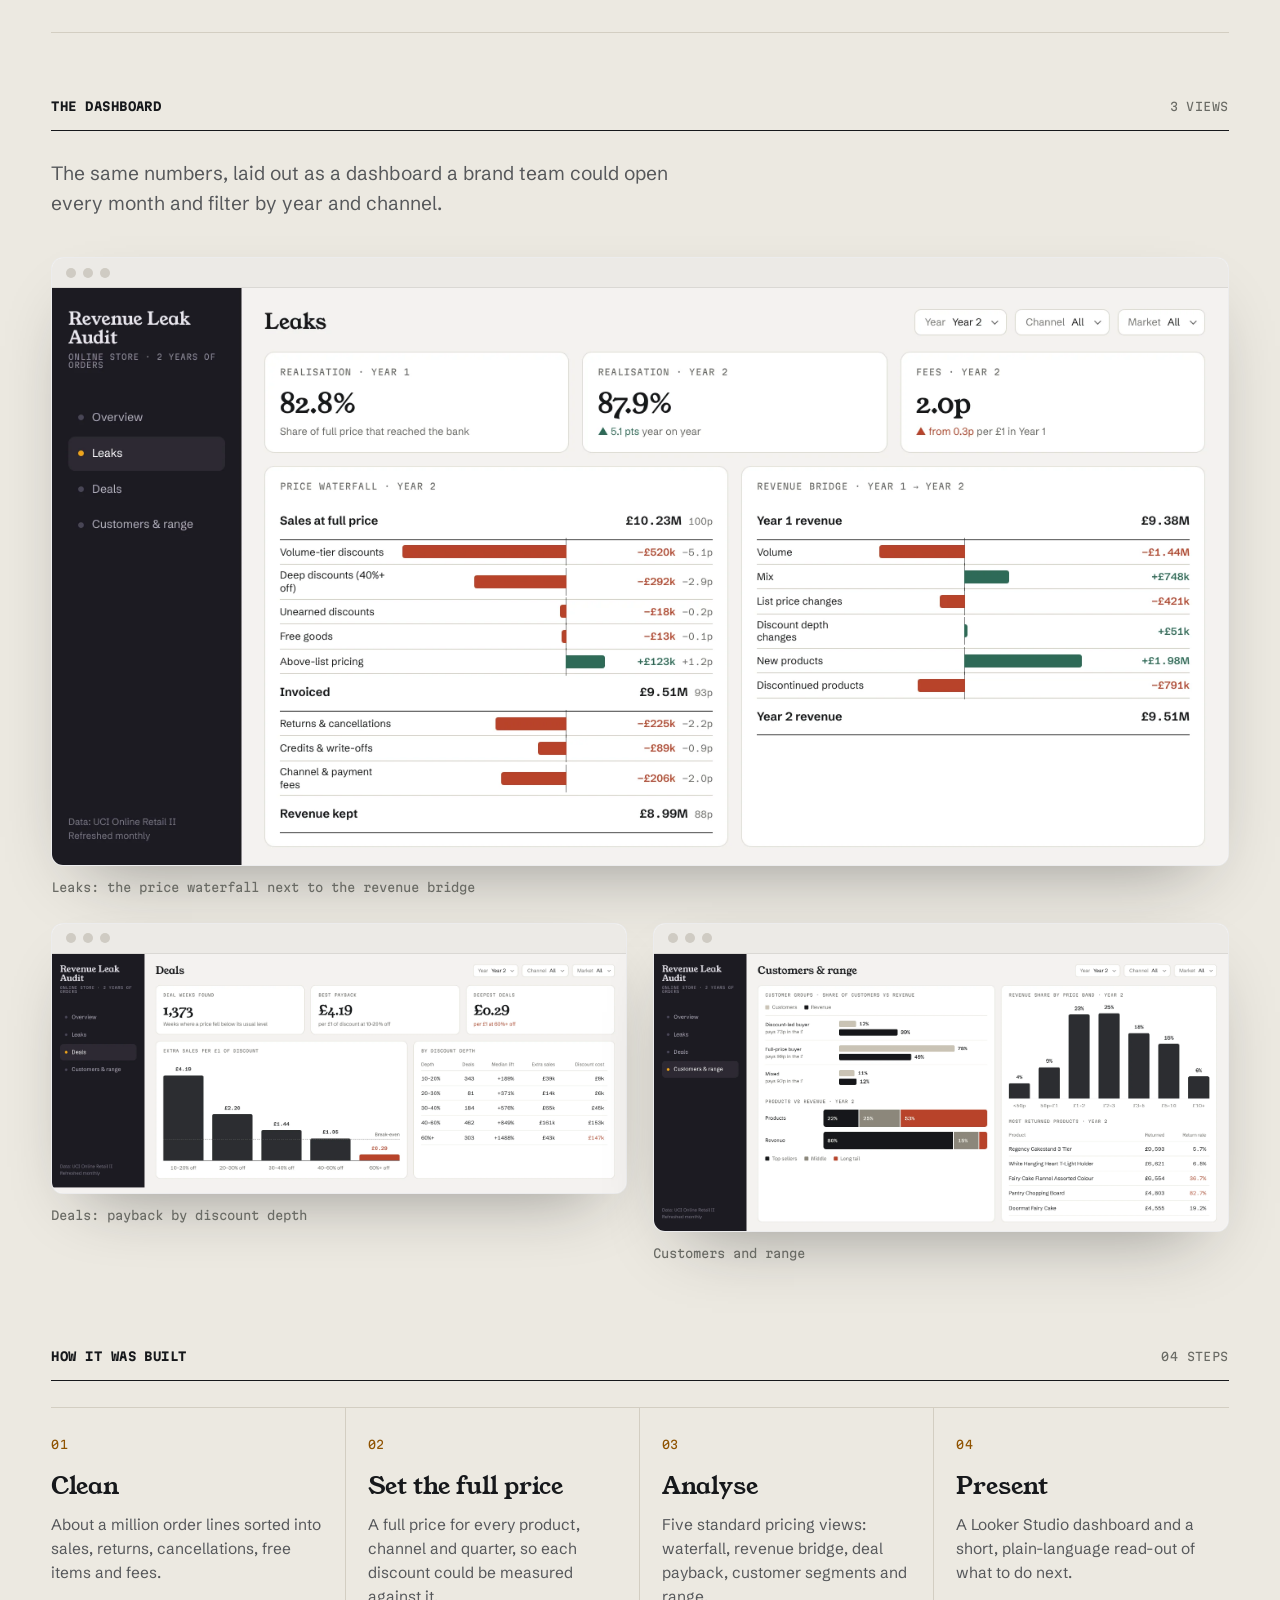
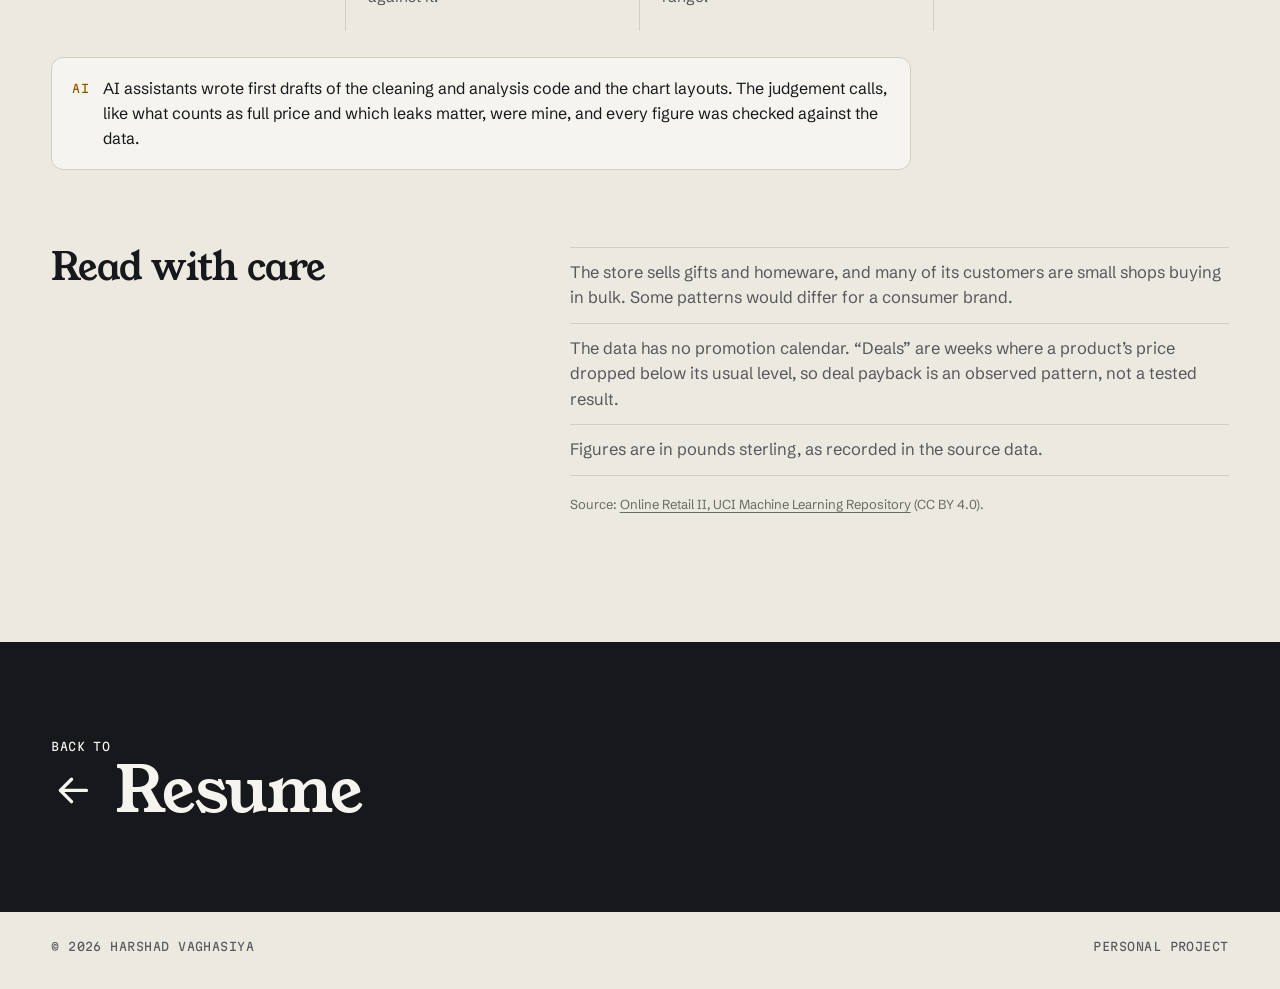
<file: work/revenue-leak-audit/index.html>
<!doctype html>
<html lang="en">
<head>
  <meta charset="utf-8">
  <meta name="viewport" content="width=device-width, initial-scale=1, viewport-fit=cover">
  <title>Revenue Leak Audit · Harshad Vaghasiya</title>
  <meta name="description" content="A pricing case study on two years of public online-store order data: where revenue leaks between full price and the bank, and what to do about it.">
  <meta name="theme-color" content="#ECE9E1">
  <meta property="og:title" content="Revenue Leak Audit · Harshad Vaghasiya">
  <meta property="og:description" content="12p of every £1 at full price never reached the bank. A pricing case study on public order data.">
  <meta property="og:image" content="https://harshad.online/assets/case/rla/dash-overview.webp">
  <link rel="icon" href="../../assets/img/favicon.svg" type="image/svg+xml">
  <link rel="preload" href="../../assets/fonts/young-serif-latin-400-normal.woff2" as="font" type="font/woff2" crossorigin>
  <link rel="stylesheet" href="../../assets/css/base.css">
  <link rel="stylesheet" href="../../assets/css/charts.css">
  <link rel="stylesheet" href="../../assets/css/case.css">
</head>
<!--
  CASE STUDY (/work/revenue-leak-audit/) — personal project on the 9 to 5 side.
  Figures: /content/case-rla.js (computed from the public dataset).
  Charts: /assets/js/charts.js · Page logic: /assets/js/case.js
-->
<body class="day case">
  <header class="topbar">
    <a class="home" href="../" aria-label="Back to Resume"><i class="back" data-icon="back"></i>Resume</a>
    <div class="actions">
      <a class="btn solid" href="https://www.linkedin.com/in/harshadvaha" target="_blank" rel="noopener"><span data-icon="linkedin"></span>Connect</a>
    </div>
  </header>

  <main>
    <section class="c-hero wrap">
      <p class="mono c-eye rv"><span class="pill">Personal project</span><span>Pricing case study</span></p>
      <h1 class="display c-title lines">Revenue Leak Audit</h1>
      <p class="c-sub rv" style="--d:.2s">What an online store’s own order data says about its prices, deals and range.</p>
      <div class="c-cover rv" style="--d:.3s">
        <div class="frame-browser"><div class="bar"><i></i><i></i><i></i></div><img src="../../assets/case/rla/dash-overview.webp" alt="Dashboard overview: revenue, discounts and price realisation by month" fetchpriority="high" data-zoom></div>
      </div>
    </section>

    <section class="c-intro wrap">
      <p class="lead rv">Most pricing work starts with retailer data that smaller brands never see. This project asks a simpler question: what can a brand that sells online learn from the one dataset it always has, its own order export? Using two years of public orders from a UK online store, it traces where money leaks between the full price and the revenue that actually reaches the bank.</p>
      <dl class="c-facts rv" style="--d:.12s">
        <div><dt class="mono">Data</dt><dd>UCI Online Retail II, a public dataset</dd></div>
        <div><dt class="mono">Scale</dt><dd>About 1 million order lines over two years</dd></div>
        <div><dt class="mono">Analyses</dt><dd>Price waterfall, revenue bridge, deal payback, customer segments, range</dd></div>
        <div><dt class="mono">Built with</dt><dd>Python, Looker Studio, AI-assisted analysis</dd></div>
      </dl>
    </section>

    <div class="wrap"><div class="c-sec-h rv"><h2 class="mono">Five findings</h2><span class="mono">Year 2 unless noted</span></div></div>
    <div class="wrap" id="findings"></div>

    <section class="dash wrap">
      <div class="c-sec-h rv" style="padding-top:0;margin-bottom:28px"><h2 class="mono">The dashboard</h2><span class="mono">3 views</span></div>
      <p class="lead2 rv">The same numbers, laid out as a dashboard a brand team could open every month and filter by year and channel.</p>
      <div class="dash-grid">
        <figure class="rv"><div class="frame-browser"><div class="bar"><i></i><i></i><i></i></div><img src="../../assets/case/rla/dash-leaks.webp" alt="Dashboard view: price waterfall and revenue bridge" loading="lazy" data-zoom></div><figcaption class="mono">Leaks: the price waterfall next to the revenue bridge</figcaption></figure>
        <figure class="rv"><div class="frame-browser"><div class="bar"><i></i><i></i><i></i></div><img src="../../assets/case/rla/dash-deals.webp" alt="Dashboard view: deal payback by discount depth" loading="lazy" data-zoom></div><figcaption class="mono">Deals: payback by discount depth</figcaption></figure>
        <figure class="rv" style="--d:.08s"><div class="frame-browser"><div class="bar"><i></i><i></i><i></i></div><img src="../../assets/case/rla/dash-customers.webp" alt="Dashboard view: customers and range" loading="lazy" data-zoom></div><figcaption class="mono">Customers and range</figcaption></figure>
      </div>
    </section>

    <section class="wrap">
      <div class="c-sec-h rv" style="padding-top:20px"><h2 class="mono">How it was built</h2><span class="mono">04 steps</span></div>
      <ol class="steps rv" style="--d:.1s">
        <li><span class="mono">01</span><h3>Clean</h3><p>About a million order lines sorted into sales, returns, cancellations, free items and fees.</p></li>
        <li><span class="mono">02</span><h3>Set the full price</h3><p>A full price for every product, channel and quarter, so each discount could be measured against it.</p></li>
        <li><span class="mono">03</span><h3>Analyse</h3><p>Five standard pricing views: waterfall, revenue bridge, deal payback, customer segments and range.</p></li>
        <li><span class="mono">04</span><h3>Present</h3><p>A Looker Studio dashboard and a short, plain-language read-out of what to do next.</p></li>
      </ol>
      <p class="ai-note rv"><span class="mono">AI</span><span>AI assistants wrote first drafts of the cleaning and analysis code and the chart layouts. The judgement calls, like what counts as full price and which leaks matter, were mine, and every figure was checked against the data.</span></p>
    </section>

    <section class="care wrap">
      <h2 class="display rv">Read with care</h2>
      <div class="rv" style="--d:.1s">
        <ul>
          <li>The store sells gifts and homeware, and many of its customers are small shops buying in bulk. Some patterns would differ for a consumer brand.</li>
          <li>The data has no promotion calendar. “Deals” are weeks where a product’s price dropped below its usual level, so deal payback is an observed pattern, not a tested result.</li>
          <li>Figures are in pounds sterling, as recorded in the source data.</li>
        </ul>
        <p class="src">Source: <a href="https://archive.ics.uci.edu/dataset/502/online+retail+ii" target="_blank" rel="noopener">Online Retail II, UCI Machine Learning Repository</a> (CC BY 4.0).</p>
      </div>
    </section>

    <section class="c-end"><a class="wrap" href="../"><span class="mono">Back to</span><span class="display"><i data-icon="back"></i>Resume</span></a></section>
  </main>

  <footer class="foot wrap">
    <span class="mono">© <span id="yr"></span> Harshad Vaghasiya</span>
    <span class="mono">Personal project</span>
  </footer>

  <div class="lightbox" id="lightbox" hidden><img alt=""></div>
  <div class="grain" aria-hidden="true"></div>
  <script src="../../content/case-rla.js"></script>
  <script src="../../assets/js/core.js"></script>
  <script src="../../assets/js/charts.js"></script>
  <script src="../../assets/js/case.js"></script>
</body>
</html>
</file>
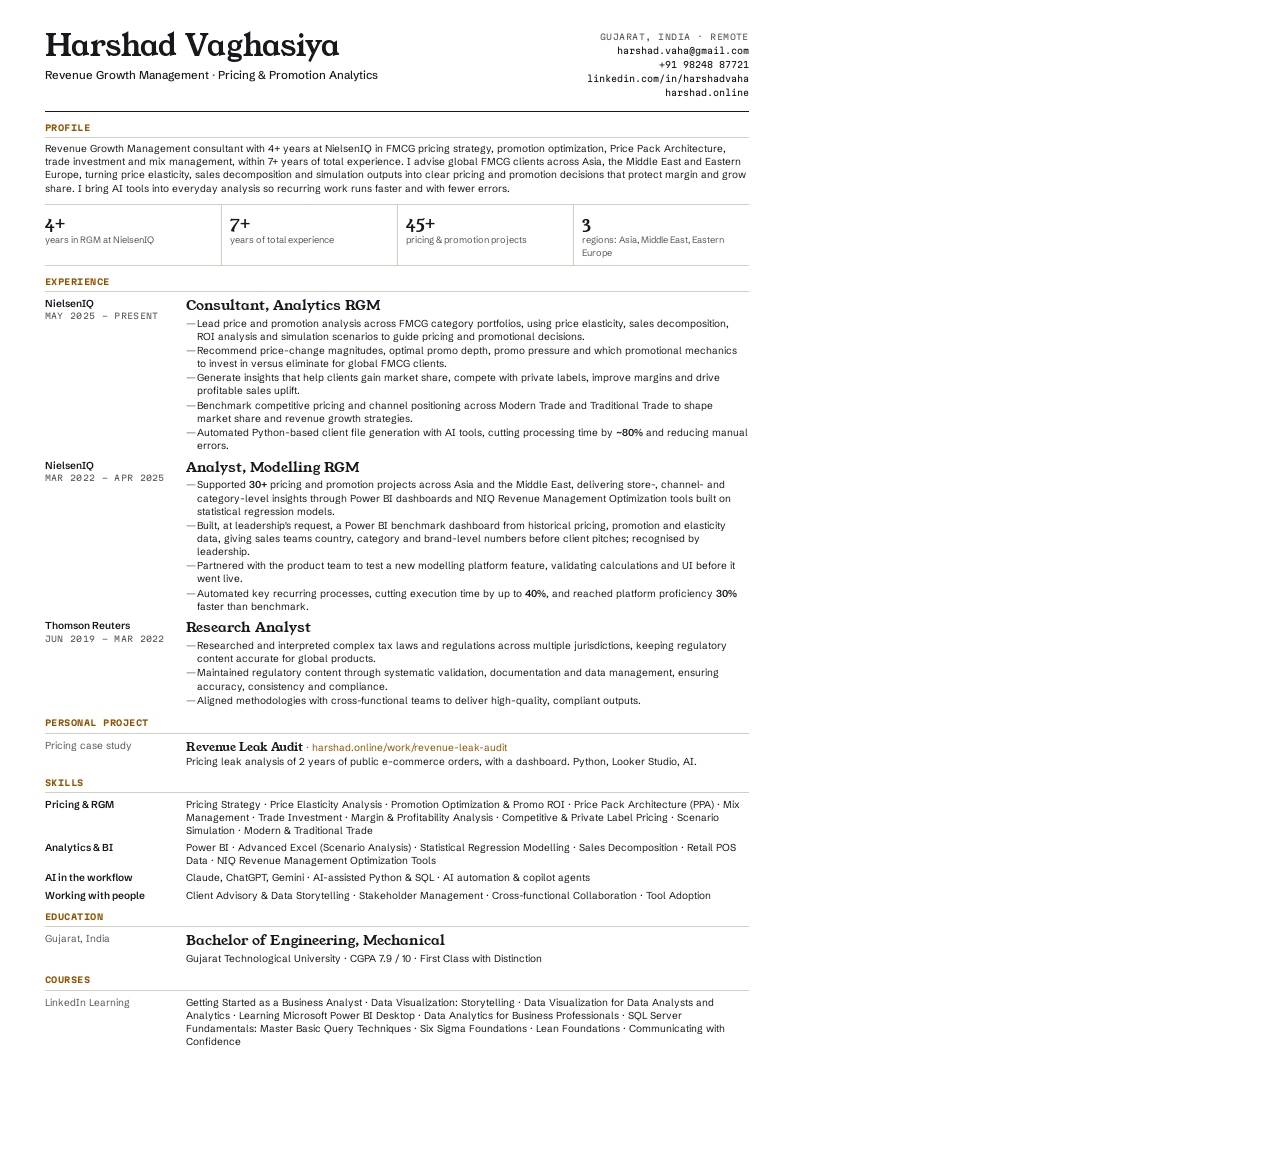
<file: assets/files/resume-print.html>
<!doctype html>
<html lang="en"><head><meta charset="utf-8"><title>Harshad Vaghasiya — Resume</title>
<meta name="robots" content="noindex">
<!-- Source for Harshad-Vaghasiya-Resume.pdf. Content comes from /content/resume.js.
     Rebuild the PDF by printing this page to A4 (no margins, background on). -->
<style>
@font-face{font-family:YS;src:url(../fonts/young-serif-latin-400-normal.woff2)}
@font-face{font-family:SG;src:url(../fonts/schibsted-grotesk-latin-wght-normal.woff2);font-weight:100 900}
@font-face{font-family:MM;src:url(../fonts/martian-mono-latin-standard-normal.woff2);font-weight:100 900;font-stretch:75% 125%}
html{zoom:0.91}
@page{size:A4;margin:0}
*{box-sizing:border-box;margin:0;padding:0}
:root{--ink:#16181B;--ink2:#56585B;--ink3:#6A6B65;--line:#D3CEC2;--acc:#8F5300}
body{font-family:SG;color:var(--ink);font-size:8.3pt;line-height:1.3;width:calc(210mm / 0.91);padding:9mm 13mm 6mm}
.mono{font-family:MM;font-stretch:112.5%;letter-spacing:.06em;text-transform:uppercase}
header{display:flex;justify-content:space-between;align-items:flex-start;border-bottom:1.2px solid var(--ink);padding-bottom:3.4mm}
h1{font-family:YS;font-weight:400;font-size:25pt;line-height:1}
.head{font-size:9.4pt;font-weight:500;margin-top:2mm}.head i{color:var(--acc);font-style:normal}
.contact{text-align:right;font-family:MM;font-size:7.2pt;line-height:1.6}
.contact a{color:inherit}
.contact .mono{color:var(--ink2);font-size:6.6pt}
h2{font-size:6.8pt;color:var(--acc);border-bottom:1px solid var(--line);padding-bottom:1mm;margin:3mm 0 1.3mm}
.facts{display:grid;grid-template-columns:repeat(4,1fr);border-top:1px solid var(--line);border-bottom:1px solid var(--line);margin-top:2.6mm}
.facts div{padding:1.8mm 2.4mm;border-left:1px solid var(--line)}.facts div:first-child{border-left:0;padding-left:0}
.facts b{font-family:YS;font-weight:400;font-size:14pt;display:block}.facts span{color:var(--ink2);font-size:7.6pt}
.row{display:grid;grid-template-columns:38mm 1fr;gap:3mm;margin-top:1.5mm}
.row .k{font-weight:600}.row .k small{display:block;font-family:MM;font-stretch:112.5%;font-size:6.6pt;font-weight:400;color:var(--ink2);text-transform:uppercase;letter-spacing:.04em;white-space:nowrap;margin-top:.4mm}
.row h3{font-family:YS;font-weight:400;font-size:11.2pt;margin-bottom:.6mm}
ul{list-style:none}li{padding-left:3.4mm;position:relative;margin-bottom:.35mm}li:before{content:"—";position:absolute;left:0;color:var(--ink3)}
li b{font-weight:600}.k.plain{font-weight:400;color:var(--ink2)}
a{color:var(--acc);text-decoration:none}
</style></head><body>
<script src="../../content/resume.js"></script>
<script>
const R=window.RESUME,e=s=>String(s).replace(/&/g,'&amp;').replace(/</g,'&lt;');
const bold=s=>e(s).replace(/(~?\d+\+?%?)(?=[\s,.;])/g,(m)=>/%|\+/.test(m)?`<b>${m}</b>`:m);
const [h1,h2]=R.headline.split(' · ');
document.body.insertAdjacentHTML('beforeend',`
<header><div><h1>${e(R.name)}</h1><div class="head">${e(h1)} <i>·</i> ${e(h2)}</div></div>
<div class="contact"><div class="mono">${e(R.location)}</div><div><a href="mailto:${e(R.email)}">${e(R.email)}</a></div><div><a href="tel:${R.phone.replace(/\s/g,'')}">${e(R.phone)}</a></div><div><a href="${e(R.linkedin)}">linkedin.com/in/harshadvaha</a></div><div><a href="https://harshad.online">harshad.online</a></div></div></header>
<h2 class="mono">Profile</h2><p>${e(R.summary)}</p>
<div class="facts">${R.facts.map(f=>`<div><b>${e(f.value)}</b><span>${e(f.label)}</span></div>`).join('')}</div>
<h2 class="mono">Experience</h2>
${R.experience.map(j=>`<div class="row"><div class="k">${e(j.company)}<small>${e(j.start)} – ${e(j.end)}</small></div><div><h3>${e(j.role)}</h3><ul>${j.bullets.map(b=>`<li>${bold(b)}</li>`).join('')}</ul></div></div>`).join('')}
<h2 class="mono">Personal project</h2>
<div class="row"><div class="k plain">Pricing case study</div><div><h3 style="font-size:10pt;display:inline">Revenue Leak Audit</h3> <a href="https://harshad.online/work/revenue-leak-audit/">· harshad.online/work/revenue-leak-audit</a><div>Pricing leak analysis of 2 years of public e-commerce orders, with a dashboard. Python, Looker Studio, AI.</div></div></div>
<h2 class="mono">Skills</h2>
${R.skills.map(s=>`<div class="row" style="margin-top:1.2mm"><div class="k">${e(s.group)}</div><div>${s.items.map(e).join(' · ')}</div></div>`).join('')}
<h2 class="mono">Education</h2>
<div class="row"><div class="k plain">${e(R.education.place)}</div><div><h3>${e(R.education.degree)}</h3><div>${e(R.education.school)} · ${e(R.education.note)}</div></div></div>
<h2 class="mono">Courses</h2>
<div class="row"><div class="k plain">LinkedIn Learning</div><div>${R.learning.map(l=>e(l.title)).join(' · ')}</div></div>`);
</script></body></html>
</file>
<file: assets/css/base.css>
/* ==========================================================================
   BASE — fonts, design tokens, reset, shared components.
   Every page loads this file first. Page-specific styles live in:
   landing.css (/), work.css (/work/), after.css (/after-hours/), project.css
   ========================================================================== */

/* ---------- Fonts (self-hosted, no third-party requests) ---------- */
@font-face { font-family: "Young Serif"; src: url("../fonts/young-serif-latin-400-normal.woff2") format("woff2"); font-weight: 400; font-display: swap; }
@font-face { font-family: "Young Serif"; src: url("../fonts/young-serif-latin-ext-400-normal.woff2") format("woff2"); font-weight: 400; font-display: swap; unicode-range: U+0100-024F, U+20A0-20C0, U+2113, U+2C60-2C7F, U+A720-A7FF; }
@font-face { font-family: "Schibsted"; src: url("../fonts/schibsted-grotesk-latin-wght-normal.woff2") format("woff2"); font-weight: 400 900; font-display: swap; }
@font-face { font-family: "Schibsted"; src: url("../fonts/schibsted-grotesk-latin-ext-wght-normal.woff2") format("woff2"); font-weight: 400 900; font-display: swap; unicode-range: U+0100-024F, U+20A0-20C0; }
@font-face { font-family: "Schibsted"; src: url("../fonts/schibsted-grotesk-latin-wght-italic.woff2") format("woff2"); font-weight: 400 900; font-style: italic; font-display: swap; }
@font-face { font-family: "Martian"; src: url("../fonts/martian-mono-latin-standard-normal.woff2") format("woff2"); font-weight: 100 800; font-stretch: 75% 112.5%; font-display: swap; }

/* ---------- Tokens ----------
   The whole site is one idea: the same sun at two times of day.
   DAY  = the 9-to-5 Resume (bone paper, ink, a marigold noon sun)
   NIGHT = the 5-to-9 projects (violet-black, pale ink, a lavender moon)
   The marigold "sun" is the only colour both sides share. */
:root {
  --day-bg: #ECE9E1;
  --day-paper: #F6F4EE;
  --day-ink: #16181B;
  --day-ink-2: #56585B;
  --day-ink-3: #6A6B65;
  --day-line: #D3CEC2;

  --night-bg: #0D0C11;
  --night-raise: #17151E;
  --night-ink: #ECE8F1;
  --night-ink-2: #A29CB0;
  --night-ink-3: #827D93;
  --night-line: #2A2733;
  --moon: #C9C2FF;

  --sun: #F2A516;      /* marigold: the genda flower and the noon sun over Gujarat */
  --sun-ink: #8F5300;  /* the same hue, dark enough for text on the light side */
  --sun-soft: #F7C766;

  --f-display: "Young Serif", "Iowan Old Style", Georgia, serif;
  --f-text: "Schibsted", ui-sans-serif, system-ui, -apple-system, "Segoe UI", sans-serif;
  --f-mono: "Martian", ui-monospace, "SF Mono", Menlo, Consolas, monospace;

  --gutter: clamp(16px, 4vw, 56px);
  --maxw: 1320px;
  --ease-out: cubic-bezier(.16, 1, .3, 1);
  --ease-io: cubic-bezier(.65, 0, .35, 1);
  --r: 14px;
}

/* ---------- Reset ---------- */
*, *::before, *::after { box-sizing: border-box; }
html { -webkit-text-size-adjust: 100%; text-size-adjust: 100%; }
body { margin: 0; font-family: var(--f-text); font-size: 17px; line-height: 1.55; -webkit-font-smoothing: antialiased; -moz-osx-font-smoothing: grayscale; text-rendering: optimizeLegibility; overflow-x: hidden; }
img, video, svg { display: block; max-width: 100%; }
a { color: inherit; text-decoration: none; }
button { font: inherit; color: inherit; background: none; border: 0; padding: 0; cursor: pointer; }
h1, h2, h3, h4, p, ul, ol, figure { margin: 0; }
ul, ol { padding: 0; list-style: none; }
::selection { background: var(--sun); color: #16181B; }
:focus-visible { outline: 2px solid var(--sun); outline-offset: 3px; border-radius: 4px; }

/* Themes — set on <body> */
body.day { background: var(--day-bg); color: var(--day-ink); }
body.night { background: var(--night-bg); color: var(--night-ink); color-scheme: dark; }

/* ---------- Shared type helpers ---------- */
.mono { font-family: var(--f-mono); font-size: 11.5px; letter-spacing: .04em; text-transform: uppercase; font-stretch: 100%; }
.display { text-wrap: balance; font-family: var(--f-display); font-weight: 400; letter-spacing: -.02em; line-height: 1.02; }
.wrap { width: 100%; max-width: var(--maxw); margin-inline: auto; padding-inline: var(--gutter); }
.sr-only { position: absolute; width: 1px; height: 1px; overflow: hidden; clip: rect(0 0 0 0); white-space: nowrap; }

/* ---------- Top bar (work + after-hours + project pages) ---------- */
.topbar { position: fixed; inset: 0 0 auto 0; z-index: 50; display: flex; align-items: center; justify-content: space-between; gap: 16px; padding: max(10px, env(safe-area-inset-top)) var(--gutter) 10px; pointer-events: none; transition: background-color .4s, box-shadow .4s; }
.topbar > * { pointer-events: auto; }
.topbar .home { min-height: 44px; display: inline-flex; align-items: center; gap: 10px; font-weight: 600; font-size: 15px; letter-spacing: -.01em; }
.topbar .home .dot { width: 10px; height: 10px; border-radius: 50%; background: var(--sun); box-shadow: 0 0 0 4px color-mix(in srgb, var(--sun) 22%, transparent); }
.topbar .actions { display: flex; align-items: center; gap: 8px; }
/* Liquid top bar. The bar's own surface (.tb-bg) is shaped by a spring in core.js:
   while you scroll, the bar gathers into a drop (pulls in from the sides, its lower corners round off,
   it hangs a little lower), and when you stop it spreads back flat with a wobble. Reaching the top,
   it squashes and rebounds like a landing drop. Text and buttons never distort. */
.topbar { --tb: transparent; --tb-line: transparent; }
body.day .topbar { --tb: color-mix(in srgb, var(--day-bg) 95%, transparent); --tb-solid: var(--day-bg); --tb-line: var(--day-line); }
body.night .topbar { --tb: color-mix(in srgb, var(--night-bg) 93%, transparent); --tb-solid: var(--night-bg); --tb-line: var(--night-line); }
.tb-bg { position: absolute; inset: 0; z-index: -1; pointer-events: none; opacity: 0; transition: opacity .45s var(--ease-out); transform-origin: 50% 0; will-change: clip-path, transform; }
/* the surface also reaches far above the bar, so no page content ever shows through the status-bar area (iOS) */
.tb-bg::before { content: ""; position: absolute; left: 0; right: 0; bottom: 0; top: -200px; background: var(--tb-solid); backdrop-filter: blur(14px) saturate(1.2); -webkit-backdrop-filter: blur(14px) saturate(1.2); box-shadow: 0 1px 0 var(--tb-line); }
.topbar.scrolled .tb-bg { opacity: 1; }
.topbar > .tb-bg { pointer-events: none; }

/* ---------- Buttons ---------- */
.btn { display: inline-flex; align-items: center; gap: 9px; height: 40px; padding: 0 16px; border-radius: 999px; font-size: 14px; font-weight: 600; letter-spacing: -.005em; white-space: nowrap; transition: transform .35s var(--ease-out), background-color .25s, color .25s, border-color .25s; }
.btn svg { width: 16px; height: 16px; flex: none; }
.btn:active { transform: scale(.97); }
body.day .btn.solid { background: var(--day-ink); color: var(--day-paper); }
body.day .btn.solid:hover { background: #000; }
body.day .btn.line { border: 1px solid var(--day-line); background: color-mix(in srgb, var(--day-paper) 60%, transparent); }
body.day .btn.line:hover { border-color: var(--day-ink); }
body.night .btn.solid { background: var(--night-ink); color: var(--night-bg); }
body.night .btn.solid:hover { background: #fff; }
body.night .btn.line { border: 1px solid var(--night-line); background: color-mix(in srgb, var(--night-raise) 60%, transparent); }
body.night .btn.line:hover { border-color: var(--night-ink-2); }
.btn.icon { width: 40px; padding: 0; justify-content: center; }
.btn.big { height: 56px; padding: 0 26px; font-size: 16px; }
.btn.big svg { width: 20px; height: 20px; }

/* ---------- Reveal-on-scroll (driven by core.js) ---------- */
.rv { opacity: 0; transform: translateY(28px); transition: opacity 1s var(--ease-out), transform 1.1s var(--ease-out); transition-delay: var(--d, 0s); }
.rv.in { opacity: 1; transform: none; }
/* Line-by-line masked text reveal: core.js wraps each line in .ln > span */
.lines .ln { display: block; overflow: hidden; padding-bottom: .24em; margin-bottom: -.24em; }
.lines .ln > span { display: inline-block; transform: translateY(105%); transition: transform 1.15s var(--ease-out); transition-delay: calc(var(--i, 0) * 85ms + var(--d, 0s)); }
.lines.in .ln > span { transform: none; }

/* ---------- Page transitions ----------
   Same-theme navigation (e.g. grid → project) cross-fades natively where supported.
   Switching sides uses the circular "veil" below (driven by core.js). */
@view-transition { navigation: auto; }
::view-transition-old(root), ::view-transition-new(root) { animation-duration: .45s; }

.veil { position: fixed; inset: 0; z-index: 200; pointer-events: none; clip-path: circle(0 at var(--vx, 50%) var(--vy, 50%)); transition: clip-path .75s var(--ease-io); }
.veil.go { clip-path: circle(150vmax at var(--vx, 50%) var(--vy, 50%)); }
.veil.day { background: var(--day-bg); }
.veil.night { background: var(--night-bg); }
body.entering main { animation: enter .9s var(--ease-out) both; }
@keyframes enter { from { opacity: 0; transform: translateY(14px); } }

/* Grain — a very light film texture so flat colour never looks "default" */
.grain { position: fixed; inset: -50%; z-index: 100; pointer-events: none; opacity: .055; background-image: url("data:image/svg+xml;utf8,<svg xmlns='http://www.w3.org/2000/svg' width='180' height='180'><filter id='n'><feTurbulence type='fractalNoise' baseFrequency='.9' numOctaves='2' stitchTiles='stitch'/><feColorMatrix values='0 0 0 0 0  0 0 0 0 0  0 0 0 0 0  0 0 0 .9 0'/></filter><rect width='100%' height='100%' filter='url(%23n)'/></svg>"); }  /* static on purpose: a moving grain reads as flicker over video */
body.night .grain { opacity: .07; mix-blend-mode: screen; filter: invert(1); }
@keyframes grain { 0%{transform:translate(0,0)} 20%{transform:translate(-3%,2%)} 40%{transform:translate(2%,-4%)} 60%{transform:translate(-4%,-1%)} 80%{transform:translate(3%,3%)} 100%{transform:translate(0,0)} }

@media (prefers-reduced-motion: reduce) {
  *, *::before, *::after { animation-duration: .001s !important; animation-iteration-count: 1 !important; transition-duration: .001s !important; transition-delay: 0s !important; }
  .rv, .lines .ln > span { opacity: 1 !important; transform: none !important; }
  .grain { display: none; }
}

/* ---------- "Island" CTA: the main top-bar button wakes up like a living pill ----------
   1. On arrival it grows out of a small dot into the full button (spring).
   2. When you stop scrolling it gives one soft stretch with a light passing through.
   3. On hover it widens a little. The label is always fully visible at rest. */
.topbar .btn.solid { position: relative; overflow: hidden; isolation: isolate; transform-origin: 50% 50%; will-change: transform, clip-path;
  animation: island-in 1.1s .25s cubic-bezier(.34, 1.4, .5, 1) both; transition: transform .55s cubic-bezier(.34, 1.56, .64, 1), padding .55s cubic-bezier(.34, 1.56, .64, 1), background-color .25s, color .25s; }
.topbar .btn.solid > * { animation: island-label .6s .75s var(--ease-out) both; }
@keyframes island-in { 0% { clip-path: inset(0 calc(50% - 14px) round 999px); transform: scale(.7); } 45% { clip-path: inset(0 calc(50% - 20px) round 999px); transform: scale(1); } 100% { clip-path: inset(0 0 round 999px); transform: scale(1); } }
@keyframes island-label { from { opacity: 0; filter: blur(4px); } }
.topbar .btn.solid::after { content: ""; position: absolute; inset: 0; z-index: -1; background: linear-gradient(100deg, transparent 30%, rgba(255,255,255,.28) 50%, transparent 70%); transform: translateX(-120%); }
.topbar .btn.solid.pulse { animation: island-pulse .9s cubic-bezier(.34, 1.56, .64, 1); }
.topbar .btn.solid.pulse::after { animation: island-sweep .9s var(--ease-out); }
@keyframes island-pulse { 0% { transform: scale(1, 1); } 35% { transform: scale(1.07, .94); } 100% { transform: scale(1, 1); } }
@keyframes island-sweep { to { transform: translateX(120%); } }
@media (hover: hover) { .topbar .btn.solid:hover { padding-inline: 21px; transform: scale(1.03); } }
@media (prefers-reduced-motion: reduce) { .topbar .btn.solid, .topbar .btn.solid > * { animation: none !important; } }

/* ---------- 9–5 ⇄ 5–9 switch (bottom right, every inner page) ----------
   A disc that is half sun, half moon. It rolls the other way on hover, and opens into a pill
   that names the other side. On touch it stays a compact pill. */
.switch { position: fixed; z-index: 60; right: max(var(--gutter), env(safe-area-inset-right)); bottom: max(20px, env(safe-area-inset-bottom)); display: flex; align-items: center; gap: 0; height: 52px; padding: 6px; border-radius: 999px;
  opacity: 0; transform: translateY(18px) scale(.9); pointer-events: none;
  transition: opacity .5s var(--ease-out), transform .7s cubic-bezier(.34, 1.56, .64, 1), gap .55s cubic-bezier(.34, 1.4, .64, 1), padding .55s cubic-bezier(.34, 1.4, .64, 1), box-shadow .4s; }
.switch.on { opacity: 1; transform: none; pointer-events: auto; }
.switch.to-night { background: #17151E; color: var(--night-ink); box-shadow: 0 14px 34px -14px rgba(13,12,17,.55), inset 0 0 0 1px rgba(255,255,255,.06); }
.switch.to-day { background: var(--day-paper); color: var(--day-ink); box-shadow: 0 14px 34px -12px rgba(0,0,0,.6), inset 0 0 0 1px rgba(0,0,0,.06); }
.sw-disc { position: relative; width: 40px; height: 40px; border-radius: 50%; overflow: hidden; flex: none; transition: transform .9s cubic-bezier(.34, 1.4, .64, 1); }
.sw-disc i { position: absolute; inset: 0; border-radius: 50%; transition: transform .9s cubic-bezier(.65, 0, .35, 1); }
.sw-sun { background: radial-gradient(circle at 38% 34%, #FFD877, var(--sun) 60%, #C27606); }
.sw-moon { background: #0D0C11; }
.sw-moon::after { content: ""; position: absolute; inset: 9px; border-radius: 50%; background: var(--moon); -webkit-mask: radial-gradient(circle at 70% 32%, transparent 44%, #000 45%); mask: radial-gradient(circle at 70% 32%, transparent 44%, #000 45%); }
/* the destination side waits just off the disc and rolls in on hover */
.switch.to-night .sw-sun { transform: none; } .switch.to-night .sw-moon { transform: translateX(105%); }
.switch.to-day .sw-moon { transform: none; } .switch.to-day .sw-sun { transform: translateX(-105%); }
.sw-text { display: flex; align-items: baseline; gap: 8px; white-space: nowrap; padding-right: 6px; line-height: 1; }
.sw-text b { font-family: var(--f-mono); font-size: 12px; font-weight: 500; letter-spacing: .04em; }
.sw-text span { display: inline-block; max-width: 0; overflow: hidden; opacity: 0; font-size: 14px; font-weight: 600; transition: max-width .6s cubic-bezier(.34, 1.3, .64, 1), opacity .35s; }
.switch { gap: 10px; padding-right: 14px; }
/* at rest the disc shows where you'll go */
.switch.to-night .sw-sun { transform: translateX(-105%); } .switch.to-night .sw-moon { transform: none; }
.switch.to-day .sw-moon { transform: translateX(105%); } .switch.to-day .sw-sun { transform: none; }
@media (hover: hover) {
  .switch:hover { padding-right: 18px; }
  .switch:hover .sw-text span { max-width: 140px; opacity: .7; }
  .switch:hover .sw-disc { transform: rotate(-24deg) scale(1.04); }
}
.switch:active .sw-disc { transform: rotate(-30deg) scale(.92); }
@media (max-width: 560px) { .switch { padding-right: 6px; gap: 0; } .sw-text { display: none; } }
@media print { .switch { display: none !important; } }

/* ---------- Back to top (bottom centre): small and quiet ---------- */
.to-top { position: fixed; z-index: 59; left: 50%; bottom: max(18px, env(safe-area-inset-bottom)); width: 36px; height: 36px; margin-left: -18px; border-radius: 50%; display: grid; place-items: center;
  backdrop-filter: blur(10px); -webkit-backdrop-filter: blur(10px);
  opacity: 0; transform: translateY(12px); pointer-events: none; transition: opacity .4s, transform .5s var(--ease-out), border-color .3s, color .3s; }
.to-top.on { opacity: 1; transform: none; pointer-events: auto; }
.to-top svg { width: 16px; height: 16px; transition: transform .4s var(--ease-out); }
body.day .to-top { color: var(--day-ink-2); border: 1px solid var(--day-line); background: color-mix(in srgb, var(--day-bg) 70%, transparent); }
body.night .to-top { color: var(--night-ink-2); border: 1px solid var(--night-line); background: color-mix(in srgb, var(--night-bg) 70%, transparent); }
@media (hover: hover) { .to-top:hover svg { transform: translateY(-2px); } body.day .to-top:hover { color: var(--day-ink); border-color: var(--day-ink-3); } body.night .to-top:hover { color: var(--night-ink); border-color: var(--night-ink-3); } }
@media print { .to-top { display: none !important; } }
</file>
<file: assets/css/landing.css>
@font-face { font-family: "Gloock"; src: url("../fonts/gloock-latin-400-normal.woff2") format("woff2"); font-weight: 400; font-display: swap; }
/* ==========================================================================
   LANDING ("/") — day/night sky with swapping digits.
   Colours are CSS variables written every frame by landing.js:
   --top, --hz (sky gradient), --ink, --ink2, --line, --water, --t (0 day → 1 night)
   ========================================================================== */
body.landing {
  --top: var(--day-bg); --hz: #F1E2CC; --ink: var(--day-ink); --ink2: var(--day-ink-2); --line: rgba(22,24,27,.22); --water: #E2DDD2;
  --hzY: 63svh; --ds: min(46svh, 29vw);
  height: 100svh; min-height: 560px; overflow: hidden; touch-action: none; overscroll-behavior: none; color: var(--ink); background: var(--top);
}

/* ---------- Sky ---------- */
.sky { position: fixed; inset: 0; background: linear-gradient(180deg, var(--top) 0%, var(--hz) var(--hzY), var(--water) var(--hzY), var(--water) 100%); }
.sky .glow { position: absolute; left: 0; right: 0; top: calc(var(--hzY) - 40svh); height: 40svh; background: radial-gradient(60% 100% at var(--sx, 30%) 100%, color-mix(in srgb, var(--sun) calc(var(--glow, 0) * 60%), transparent), transparent 70%); pointer-events: none; }
.sky .sun { position: absolute; width: calc(var(--ds) * .52); aspect-ratio: 1; border-radius: 50%; background: radial-gradient(circle at 38% 34%, #FFD877, var(--sun) 58%, #C27606 100%); left: var(--sx, 30%); top: calc(var(--hzY) * var(--syk, .36)); translate: -50% -50%; box-shadow: 0 0 calc(var(--ds) * .4) color-mix(in srgb, var(--sun) 35%, transparent); }
.sky .moon { position: absolute; width: calc(var(--ds) * .22); aspect-ratio: 1; border-radius: 50%; left: var(--mx, 84%); top: calc(var(--hzY) * var(--myk, 1.02)); translate: -50% -50%; opacity: var(--mo, 0); background: var(--moon); -webkit-mask: radial-gradient(circle at 68% 34%, transparent 46%, #000 47%); mask: radial-gradient(circle at 68% 34%, transparent 46%, #000 47%); filter: drop-shadow(0 0 22px rgba(201,194,255,.45)); }
.sky .water { position: absolute; left: 0; right: 0; top: var(--hzY); bottom: 0; overflow: hidden; background: var(--water); }
.sky .sun-reflect { position: absolute; left: var(--sx, 30%); top: 0; width: calc(var(--ds) * .5); height: 70%; translate: -50% 0; background: repeating-linear-gradient(180deg, color-mix(in srgb, var(--sun) 70%, transparent) 0 3px, transparent 3px 9px); -webkit-mask: linear-gradient(180deg, #000, transparent 80%); mask: linear-gradient(180deg, #000, transparent 80%); opacity: var(--ro, .35); filter: blur(.6px); }
.sky .horizon { position: absolute; left: 0; right: 0; top: var(--hzY); height: 1px; background: var(--line); transform-origin: 50% 50%; animation: draw 1.6s .2s var(--ease-io) both; }
@keyframes draw { from { transform: scaleX(0); } }

/* ---------- Top bar ---------- */
.lbar { position: fixed; z-index: 5; top: 0; left: 0; right: 0; display: flex; justify-content: space-between; align-items: flex-start; padding: 22px var(--gutter); }
.who { display: flex; flex-direction: column; gap: 4px; }
.who .name { font-weight: 650; font-size: 16px; letter-spacing: -.015em; }
.who .sub, .clock { color: var(--ink2); }
.clock { display: inline-flex; align-items: center; gap: 8px; }
.clock .pulse { width: 7px; height: 7px; border-radius: 50%; background: var(--sun); animation: pulse 2s infinite; }
@keyframes pulse { 50% { opacity: .25; } }

/* ---------- Digits ---------- */
.stage { position: fixed; inset: 0; z-index: 2; pointer-events: none; }
.digits { position: absolute; left: 50%; bottom: calc(100svh - var(--hzY)); translate: -50% 0; display: flex; align-items: baseline; font-family: "Gloock", var(--f-display); font-size: var(--ds); line-height: .74; color: var(--ink); white-space: nowrap; }
.digits .dg { display: inline-block; width: .66em; text-align: center; will-change: transform; }
.digits .to { font-size: .16em; font-style: italic; margin: 0 .5em; translate: 0 -.9em; letter-spacing: .02em; color: var(--ink2); }
.digits.mirror { bottom: auto; top: var(--hzY); align-items: flex-start; transform: scaleY(-1); transform-origin: 50% 50%; opacity: .13; z-index: 1; filter: blur(1.5px); -webkit-mask: linear-gradient(0deg, #000 30%, transparent 85%); mask: linear-gradient(0deg, #000 30%, transparent 85%); }
.digits.mirror .to { visibility: hidden; }
.digits .dg, .digits .to { animation: rise 1.4s var(--ease-out) both; }
.digits .to { animation-delay: .25s; }
.digits .dg.b { animation-delay: .12s; }
@keyframes rise { from { opacity: 0; translate: 0 .4em; } }

/* ---------- Doors (the two choices) ---------- */
.doors { position: fixed; z-index: 4; left: 0; right: 0; bottom: 0; display: grid; grid-template-columns: 1fr auto 1fr; align-items: end; gap: 24px; padding: 0 var(--gutter) max(26px, env(safe-area-inset-bottom)); }
.door { touch-action: manipulation; display: grid; gap: 8px; max-width: 360px; padding: 18px 0 4px; color: var(--ink); transition: opacity .5s var(--ease-out), transform .6s var(--ease-out); animation: rise .9s .55s var(--ease-out) both; }
.door.night-door { justify-self: end; text-align: right; animation-delay: .65s; }
.door .when { color: var(--ink2); }
.door .title { font-size: clamp(30px, 3.4vw, 46px); }
.door .what { font-size: 15px; line-height: 1.45; color: var(--ink2); max-width: 34ch; }
.door.night-door .what { margin-left: auto; }
.door .go { display: inline-flex; align-items: center; gap: 8px; margin-top: 6px; color: var(--ink); }
.door.night-door .go { justify-content: flex-end; }
.door .go i { display: inline-block; width: 18px; height: 18px; transition: transform .5s var(--ease-out); }
.door .go::after { content: ""; }
.door:hover .go i { transform: translateX(6px); }
.door .go { position: relative; padding-bottom: 6px; }
.door .go::before { content: ""; position: absolute; left: 0; right: 0; bottom: 0; height: 1px; background: currentColor; transform: scaleX(.25); transform-origin: left; transition: transform .6s var(--ease-out); }
.door.night-door .go::before { transform-origin: right; }
.door:hover .go::before, .door:focus-visible .go::before { transform: scaleX(1); }
body.landing[data-side="0"] .night-door, body.landing[data-side="1"] .day-door { opacity: .7; }

.hint { display: flex; align-items: center; gap: 10px; color: var(--ink2); padding-bottom: 10px; animation: rise .9s .8s var(--ease-out) both; }
.hint i { position: relative; width: 84px; height: 1px; background: var(--line); }
.hint i::after { content: ""; position: absolute; top: -4px; left: calc(var(--t, 0) * 76px); width: 8px; height: 8px; border-radius: 50%; background: var(--sun); }

/* ---------- Small screens ---------- */
@media (max-width: 760px) {
  body.landing { --hzY: 46svh; --ds: min(52vw, 30svh); }
  .sky .sun { width: calc(var(--ds) * .3); }
  .doors { grid-template-columns: 1fr; gap: 0; padding-bottom: max(18px, env(safe-area-inset-bottom)); }
  .hint { display: none; }
  .sky .sun-reflect { height: 32%; }
  .door, .door.night-door { justify-self: stretch; text-align: left; max-width: none; padding: 16px 0; border-top: 1px solid var(--line); grid-template-columns: 1fr auto; grid-template-areas: "when go" "title go" "what what"; gap: 4px 12px; }
  .door .when { grid-area: when; } .door .title { grid-area: title; font-size: 30px; } .door .what { grid-area: what; font-size: 14px; margin: 0 !important; }
  .door .go, .door.night-door .go { grid-area: go; align-self: center; font-size: 0; padding: 0; }
  .door .go::before { display: none; }
  .door .go i { width: 26px; height: 26px; }
  body.landing[data-side] .door { opacity: 1; }
}
@media (max-height: 560px) and (min-width: 761px) { .door .what { display: none; } }
</file>
<file: assets/css/after.css>
/* ==========================================================================
   AFTER HOURS ("/after-hours/") — the 5-to-9 projects grid. Night theme.
   ========================================================================== */
body.after main { padding-top: 120px; }
.topbar .home .dot.moon { background: var(--moon); box-shadow: 0 0 0 4px color-mix(in srgb, var(--moon) 20%, transparent); }

/* ---------- Hero ---------- */
.ah-hero { display: grid; grid-template-columns: minmax(0, 1fr) auto; gap: clamp(24px, 5vw, 80px); align-items: end; padding-bottom: clamp(48px, 6vw, 84px); }
.eyebrow { display: inline-flex; align-items: center; gap: 10px; color: var(--night-ink-2); margin-bottom: 26px; }
.eyebrow .tick { width: 22px; height: 1px; background: var(--moon); }
.ah-title { font-size: clamp(52px, 8.4vw, 136px); line-height: 1.02; letter-spacing: -.025em; max-width: 11ch; }
.ah-sub { margin-top: 28px; max-width: 54ch; font-size: clamp(17px, 1.35vw, 20px); color: var(--night-ink-2); line-height: 1.55; }

.night-dial { width: clamp(170px, 18vw, 250px); display: grid; gap: 14px; justify-items: center; }
.night-dial svg { width: 100%; height: auto; overflow: visible; }
.night-dial .face { fill: var(--night-raise); stroke: var(--night-line); }
.night-dial .shift { fill: none; stroke: var(--moon); stroke-width: 7; stroke-linecap: round; }
.night-dial .tk { stroke: var(--night-ink-3); }
.night-dial .tk.major { stroke: var(--night-ink); stroke-width: 1.6; }
.night-dial .num { font-family: var(--f-mono); font-size: 9px; fill: var(--night-ink-2); text-anchor: middle; dominant-baseline: middle; }
.night-dial .hh { stroke: var(--night-ink); stroke-width: 4; stroke-linecap: round; }
.night-dial .mh { stroke: var(--night-ink); stroke-width: 2.2; stroke-linecap: round; }
.night-dial .hand-g { transition: transform 1s var(--ease-out); transform-origin: 100px 100px; }
.night-dial figcaption { color: var(--night-ink-2); text-align: center; }

/* ---------- Filters ---------- */
.filters { display: flex; flex-wrap: wrap; gap: 8px; padding-bottom: 26px; border-bottom: 1px solid var(--night-line); margin-bottom: 30px; }
.filters button { height: 38px; padding: 0 16px; border-radius: 999px; border: 1px solid var(--night-line); font-size: 14px; font-weight: 550; color: var(--night-ink-2); display: inline-flex; align-items: center; gap: 8px; transition: color .25s, border-color .25s, background-color .25s; }
.filters button .n { font-family: var(--f-mono); font-size: 10px; color: var(--night-ink-3); }
.filters button:hover { color: var(--night-ink); border-color: var(--night-ink-3); }
.filters button[aria-pressed="true"] { background: var(--night-ink); color: var(--night-bg); border-color: var(--night-ink); }
.filters button[aria-pressed="true"] .n { color: var(--night-ink-3); }

/* ---------- Justified grid ----------
   Each row is a flex line. Every tile grows by its aspect ratio and keeps that
   ratio, so all tiles in a row end up exactly the same height. */
.grid { display: grid; gap: clamp(28px, 3.4vw, 48px); }
.grow-row { display: flex; gap: clamp(14px, 1.6vw, 24px); align-items: flex-start; }
.tile { flex: var(--ar) 1 0; min-width: 0; display: block; color: inherit; }
.tile .media { position: relative; aspect-ratio: var(--ar); border-radius: 12px; overflow: hidden; background: var(--bg, var(--night-raise)); isolation: isolate; }
.tile .media img, .tile .media video { position: absolute; inset: 0; width: 100%; height: 100%; object-fit: cover; transition: transform 1.2s var(--ease-out), opacity .6s; }
.tile .media video { opacity: 0; transition: opacity .7s var(--ease-out), transform 1.2s var(--ease-out); backface-visibility: hidden; transform: translateZ(0); }
.tile:hover .media img, .tile:focus-visible .media img, .tile:hover .media video { transform: scale(1.035); }
.tile.playing .media video { opacity: 1; }
.tile .media::after { content: ""; position: absolute; inset: 0; border-radius: inherit; box-shadow: inset 0 0 0 1px rgba(255,255,255,.06); pointer-events: none; }
.tile .cap { display: grid; grid-template-columns: 1fr auto; align-items: center; gap: 6px 14px; padding-top: 16px; }
.tile .t { grid-column: 1 / -1; font-family: var(--f-display); font-size: clamp(24px, 2vw, 30px); line-height: 1.05; letter-spacing: -.01em; margin-top: 2px; }
.tile .s { grid-column: 1 / -1; color: var(--night-ink-2); font-size: 15px; max-width: 52ch; }
.tag { display: inline-flex; align-items: center; gap: 7px; height: 24px; padding: 0 10px; border-radius: 999px; border: 1px solid var(--night-line); font-family: var(--f-mono); font-size: 10px; letter-spacing: .04em; text-transform: uppercase; color: var(--night-ink-2); white-space: nowrap; }
.tag.live::before { content: ""; width: 6px; height: 6px; border-radius: 50%; background: #5BE0A0; box-shadow: 0 0 8px #5BE0A0; }
.tag.brief { border-color: color-mix(in srgb, var(--sun) 45%, var(--night-line)); color: #F6CD7A; }
.tile .yr { font-family: var(--f-mono); font-size: 10.5px; letter-spacing: .03em; text-transform: uppercase; color: var(--night-ink-3); overflow: hidden; text-overflow: ellipsis; white-space: nowrap; }
.tile .idx { position: absolute; left: 14px; top: 12px; z-index: 2; font-family: var(--f-mono); font-size: 10.5px; padding: 4px 7px; border-radius: 6px; background: rgba(13,12,17,.55); color: #EDE9F2; backdrop-filter: blur(6px); -webkit-backdrop-filter: blur(6px); opacity: 0; transform: translateY(-4px); transition: opacity .4s, transform .5s var(--ease-out); }
.tile:hover .idx { opacity: 1; transform: none; }

/* Grid entrance/filter animation */
.tile.rv { transform: translateY(40px) scale(.985); }
.tile.rv.in { transform: none; }
.grid.swap { opacity: 0; transform: translateY(8px); transition: opacity .25s, transform .25s; }
.grid { transition: opacity .45s var(--ease-out), transform .45s var(--ease-out); }

/* ---------- Custom cursor over tiles (fine pointers only) ---------- */
.cursor { position: fixed; z-index: 120; left: 0; top: 0; width: 86px; height: 86px; margin: -43px 0 0 -43px; border-radius: 50%; background: var(--night-ink); color: var(--night-bg); display: grid; place-items: center; font-family: var(--f-mono); font-size: 11px; letter-spacing: .06em; text-transform: uppercase; pointer-events: none; transform: translate(var(--cx, -200px), var(--cy, -200px)) scale(var(--cs, 0)); transition: transform .45s var(--ease-out); will-change: transform; }
@media (hover: none), (pointer: coarse) { .cursor { display: none; } }
body.after.has-cursor .tile { cursor: none; }

/* ---------- Hello ---------- */
.hello { padding-block: clamp(90px, 12vw, 180px) clamp(40px, 6vw, 80px); display: grid; gap: 18px; }
.hello .mono { color: var(--night-ink-2); }
.hello h2 { font-size: clamp(64px, 11vw, 180px); line-height: 1.02; letter-spacing: -.03em; }
.hello-row { display: flex; flex-wrap: wrap; gap: 12px; margin-top: 18px; }
.foot { display: flex; justify-content: space-between; gap: 16px; flex-wrap: wrap; padding-block: 26px 34px; border-top: 1px solid var(--night-line); color: var(--night-ink-3); }
.back-day { min-height: 44px; display: inline-flex; align-items: center; gap: 8px; color: var(--night-ink-2); transition: color .3s; }
.back-day i { display: inline-block; width: 16px; height: 16px; }
.back-day:hover { color: var(--night-ink); }

/* ---------- Responsive ---------- */
@media (max-width: 860px) {
  .ah-hero { grid-template-columns: 1fr; }
  .night-dial { width: 150px; justify-self: start; justify-items: start; }
  .night-dial figcaption { text-align: left; }
}
@media (max-width: 720px) {
  .grow-row { flex-direction: column; gap: clamp(28px, 6vw, 40px); }
  .tile { flex: none; width: 100%; }
  .tile .media { aspect-ratio: var(--arm, var(--ar)); }
  .topbar .btn.icon { display: none; }
  .night-dial { display: none; }
  body.after main { padding-top: 96px; }
}

/* Dial caption always stays on one line */
.night-dial figcaption { white-space: nowrap; }
@media (max-width: 860px) { .night-dial { width: auto; } .night-dial svg { width: 150px; } }

/* ---------- Groundwork (design courses) ---------- */
.groundwork { display: grid; grid-template-columns: minmax(0, 1fr) minmax(0, 1.5fr); gap: clamp(24px, 5vw, 80px); padding-top: clamp(90px, 11vw, 160px); }
.gw-head .mono { color: var(--night-ink-2); }
.gw-head h2 { font-size: clamp(36px, 4.4vw, 64px); line-height: 1; letter-spacing: -.02em; margin: 14px 0 16px; }
.gw-intro { color: var(--night-ink-2); max-width: 40ch; font-size: 16px; }
.gw-list { border-top: 1px solid var(--night-line); align-self: end; }
.gw-list li { display: flex; justify-content: space-between; gap: 20px; padding: 15px 0; border-bottom: 1px solid var(--night-line); }
.gw-t { display: grid; gap: 4px; font-size: 17px; }
.gw-n { color: var(--night-ink-3); font-size: 13.5px; line-height: 1.45; }
.gw-list .mono { color: var(--night-ink-3); padding-top: 4px; }
@media (max-width: 860px) { .groundwork { grid-template-columns: 1fr; } }
</file>
<file: assets/css/work.css>
/* ==========================================================================
   WORK ("/work/") — the 9-to-5 Resume. Daylight theme only.
   ========================================================================== */
body.work main { padding-top: 120px; }
.hide-s { display: inline; }

/* ---------- Hero ---------- */
.hero { padding-bottom: clamp(56px, 8vw, 110px); }
.eyebrow { display: inline-flex; align-items: center; gap: 10px; color: var(--day-ink-2); margin-bottom: 26px; }
.eyebrow .tick { width: 22px; height: 1px; background: var(--sun); }
.name { font-size: clamp(54px, 9.4vw, 150px); line-height: .9; letter-spacing: -.025em; margin-left: -.04em; }
.hero-grid { display: grid; grid-template-columns: minmax(0, 1.55fr) minmax(0, 1fr); gap: clamp(28px, 6vw, 96px); align-items: end; margin-top: clamp(28px, 4vw, 52px); }
.intro { font-size: clamp(26px, 3.4vw, 54px); line-height: 1.1; letter-spacing: -.012em; max-width: 30ch; }
.meta { display: grid; gap: 0; border-top: 1px solid var(--day-line); }
.meta div { display: grid; grid-template-columns: 92px 1fr; gap: 12px; padding: 13px 0; border-bottom: 1px solid var(--day-line); font-size: 15px; }
.meta dt { color: var(--day-ink-3); font-family: var(--f-mono); font-size: 11px; text-transform: uppercase; letter-spacing: .04em; padding-top: 3px; }
.meta dd { margin: 0; }

/* Live workday dial in the hero */
.hero { position: relative; }
.hero-dial { position: absolute; right: var(--gutter); top: 40px; width: clamp(180px, 22vw, 300px); display: grid; gap: 14px; justify-items: center; }
.hero-dial svg { width: 100%; height: auto; overflow: visible; }
.hero-dial .face { fill: var(--day-paper); stroke: var(--day-line); }
.hero-dial .shift { fill: none; stroke: var(--sun); stroke-width: 7; stroke-linecap: round; }
.hero-dial .tk { stroke: var(--day-ink-3); }
.hero-dial .tk.major { stroke: var(--day-ink); stroke-width: 1.6; }
.hero-dial .num { font-family: var(--f-mono); font-size: 9px; fill: var(--day-ink-2); text-anchor: middle; dominant-baseline: middle; }
.hero-dial .hh { stroke: var(--day-ink); stroke-width: 4; stroke-linecap: round; }
.hero-dial .mh { stroke: var(--day-ink); stroke-width: 2.2; stroke-linecap: round; }
.hero-dial .sh { stroke: var(--sun); stroke-width: 1.2; stroke-linecap: round; }
.hero-dial .hand-g { transition: transform 1s var(--ease-out); transform-origin: 100px 100px; }
.hero-dial figcaption { color: var(--day-ink-2); }
.hero-dial figcaption #dial-state { color: var(--day-ink); }

/* ---------- Facts ---------- */
.facts { display: grid; grid-template-columns: repeat(4, 1fr); border-top: 1px solid var(--day-ink); border-bottom: 1px solid var(--day-line); margin-bottom: clamp(56px, 8vw, 120px); }
.fact { padding: 26px 22px 24px 0; display: grid; gap: 8px; align-content: start; }
.fact + .fact { padding-left: 22px; border-left: 1px solid var(--day-line); }
.fact .v { font-family: var(--f-display); font-size: clamp(54px, 6.6vw, 104px); line-height: .9; letter-spacing: -.03em; font-variant-numeric: tabular-nums; }
.fact .v sup { font-size: .42em; vertical-align: .9em; margin-left: .04em; color: var(--sun-ink); }
.fact .l { color: var(--day-ink-2); font-size: 14.5px; max-width: 22ch; line-height: 1.4; }

/* ---------- Timesheet rows ---------- */
.row { display: grid; grid-template-columns: minmax(150px, 1fr) minmax(0, 3fr); gap: clamp(20px, 4vw, 64px); padding-block: clamp(36px, 5vw, 64px); border-top: 1px solid var(--day-line); }
.row .label { position: sticky; top: 96px; align-self: start; display: grid; gap: 6px; }
.row .label .t { color: var(--sun); font-weight: 500; }
.row .label h2 { color: var(--day-ink); font-size: 12px; }
.summary { font-size: clamp(19px, 1.6vw, 23px); line-height: 1.55; letter-spacing: -.005em; max-width: 62ch; color: #2A2C2F; }

/* Experience */
.jobs { display: grid; }
.job { display: grid; grid-template-columns: minmax(150px, .8fr) minmax(0, 2.4fr); gap: clamp(16px, 3vw, 44px); padding: 8px 0 34px; }
.job + .job { padding-top: 34px; border-top: 1px dashed var(--day-line); }
.job .when { display: grid; gap: 6px; align-content: start; }
.job .when .co { font-weight: 650; font-size: 17px; letter-spacing: -.01em; }
.job .when .d { color: var(--day-ink-2); }
.job .role { font-family: var(--f-display); font-size: clamp(26px, 2.6vw, 38px); line-height: 1.05; letter-spacing: -.012em; margin-bottom: 18px; }
.job ul { display: grid; gap: 11px; }
.job li { position: relative; padding-left: 26px; color: #34363A; font-size: 16.5px; line-height: 1.55; max-width: 68ch; }
.job li::before { content: ""; position: absolute; left: 0; top: .78em; width: 12px; height: 1px; background: var(--day-ink-3); transition: width .5s var(--ease-out), background-color .3s; }
.job li:hover::before { width: 18px; background: var(--sun); }
.job li b { font-weight: 650; color: var(--day-ink); }
.job .now { display: inline-flex; align-items: center; gap: 7px; color: var(--sun-ink); }
.job .now::before { background: var(--sun) !important; }
.job .now::before { content: ""; width: 7px; height: 7px; border-radius: 50%; background: currentColor; animation: pulse 2s infinite; }
@keyframes pulse { 50% { opacity: .25; } }

/* Skills */
.skills { display: grid; grid-template-columns: repeat(2, minmax(0, 1fr)); gap: 34px clamp(20px, 3vw, 48px); }
.skill h3 { font-size: 14px; font-weight: 650; letter-spacing: -.005em; margin-bottom: 12px; display: flex; gap: 10px; align-items: baseline; }
.skill h3 .n { font-family: var(--f-mono); font-size: 10.5px; color: var(--day-ink-3); font-weight: 400; }
.chips { display: flex; flex-wrap: wrap; gap: 7px; }
.chip { font-size: 14px; padding: 6px 12px; border-radius: 999px; border: 1px solid var(--day-line); background: var(--day-paper); transition: border-color .3s, transform .4s var(--ease-out); }
.chip:hover { border-color: var(--day-ink); transform: translateY(-2px); }

/* Education */
.deg { font-family: var(--f-display); font-size: clamp(26px, 2.6vw, 38px); line-height: 1.08; }
.school { margin-top: 10px; font-weight: 600; }
.edu-note { margin-top: 4px; color: var(--day-ink-2); }

/* Contact */
.ask { font-size: clamp(30px, 3.6vw, 54px); line-height: 1.04; max-width: 16ch; }
.cta { display: flex; flex-wrap: wrap; gap: 12px; margin-top: 30px; }

/* ---------- 17:00 strip: the single door to the after-hours side ---------- */
.dusk { display: block; margin-top: clamp(60px, 8vw, 120px); color: #FBF3EA; background: linear-gradient(100deg, #221F35 0%, #4A3A5A 40%, #B9792A 80%, #F2A516 100%); position: relative; overflow: hidden; }
.dusk::after { content: ""; position: absolute; right: 8%; bottom: -120px; width: 240px; height: 240px; border-radius: 50%; background: radial-gradient(circle at 40% 35%, #FFD877, var(--sun) 60%, #C27606); transition: transform 1.2s var(--ease-out); }
.dusk:hover::after { transform: translateY(70px); }
.dusk-in { position: relative; z-index: 1; display: grid; gap: 14px; padding-block: clamp(48px, 7vw, 92px); }
.dusk .mono { color: rgba(251,243,234,.7); }
.dusk-t { font-size: clamp(34px, 4.6vw, 68px); line-height: 1; letter-spacing: -.015em; max-width: 18ch; }
.dusk-s { font-size: 17px; color: rgba(251,243,234,.82); max-width: 54ch; }
.dusk-s b { display: inline-flex; align-items: center; gap: 8px; color: #fff; font-weight: 600; white-space: nowrap; }
.dusk-s b i { display: inline-block; width: 18px; height: 18px; transition: transform .5s var(--ease-out); }
.dusk:hover .dusk-s b i { transform: translateX(6px); }

.foot { display: flex; justify-content: space-between; gap: 16px; flex-wrap: wrap; padding-block: 26px 34px; color: var(--day-ink-2); }

/* ---------- Workday dial (fixed, desktop) ---------- */
.dial { position: fixed; z-index: 40; left: var(--gutter); bottom: 22px; display: flex; flex-direction: row; align-items: center; gap: 10px; opacity: 0; transform: translateY(10px); transition: opacity .6s, transform .6s var(--ease-out); }
.dial.show { opacity: 1; transform: none; }
.dial svg { width: 54px; height: 54px; }
.dial .face { fill: var(--day-paper); stroke: var(--day-line); }
.dial .shift { fill: none; stroke: var(--sun); stroke-width: 3.2; stroke-linecap: round; opacity: .9; }
.dial .ticks line { stroke: var(--day-ink-3); stroke-width: 1; }
.dial .hand { stroke: var(--day-ink); stroke-width: 2; stroke-linecap: round; }
.dial .pin { fill: var(--day-ink); }
.dial .read { color: var(--day-ink); background: color-mix(in srgb, var(--day-paper) 85%, transparent); padding: 4px 8px; border-radius: 6px; border: 1px solid var(--day-line); }

/* ---------- Responsive ---------- */
@media (max-width: 1100px) { .dial { display: none; } }
@media (max-width: 1000px) { .hero-dial { position: static; width: 170px; margin: 0 0 8px auto; justify-items: end; } .hero-dial figcaption { text-align: right; } }
@media (max-width: 860px) {
  .hero-grid { grid-template-columns: 1fr; }
  .facts { grid-template-columns: repeat(2, 1fr); }
  .fact:nth-child(3) { padding-left: 0; border-left: 0; }
  .fact:nth-child(n+3) { border-top: 1px solid var(--day-line); }
  .row { grid-template-columns: 1fr; gap: 18px; }
  .row .label { position: static; grid-auto-flow: column; justify-content: start; gap: 12px; }
  .job { grid-template-columns: 1fr; gap: 10px; }
  .skills { grid-template-columns: 1fr; }
}
.intro { text-wrap: pretty; }
@media (max-width: 860px) { .intro { max-width: none; font-size: clamp(28px, 7.6vw, 40px); } }
@media (max-width: 520px) {
  .dusk::after { width: 130px; height: 130px; right: -30px; bottom: -70px; }
  .hide-s { display: none; }
  body.work main { padding-top: 96px; }
  .fact .l { font-size: 13.5px; }
  .job li { font-size: 15.5px; }
}
@media print {
  .topbar, .dial, .dusk, .grain, .cta { display: none !important; }
  body { background: #fff; }
  .rv, .lines .ln > span { opacity: 1 !important; transform: none !important; }
}

/* Dial caption always stays on one line */
.hero-dial figcaption { white-space: nowrap; }
@media (max-width: 1000px) { .hero-dial { width: auto; } .hero-dial svg { width: 170px; } }
@media (max-width: 400px) { .hero-dial svg { width: 140px; } .hero-dial figcaption { font-size: 10.5px; } }

/* Continued learning (LinkedIn Learning) under Education */
.learn { margin-top: clamp(30px, 4vw, 48px); }
.learn h3 { color: var(--day-ink-2); margin-bottom: 12px; }
.learn ul { border-top: 1px solid var(--day-line); columns: 2; column-gap: clamp(20px, 3vw, 48px); }
.learn li { break-inside: avoid; display: flex; justify-content: space-between; gap: 16px; padding: 11px 0; border-bottom: 1px solid var(--day-line); font-size: 15px; line-height: 1.4; }
.learn li em { font-style: normal; color: var(--day-ink-3); font-size: 13px; }
.learn li .mono { color: var(--day-ink-3); padding-top: 2px; }
@media (max-width: 860px) { .learn ul { columns: 1; } }

/* Personal project card */
.proj { display: grid; grid-template-columns: minmax(0, 1fr) minmax(0, 1.1fr); gap: clamp(20px, 3vw, 40px); align-items: center; padding: clamp(18px, 2.4vw, 30px); border: 1px solid var(--day-line); border-radius: 16px; background: var(--day-paper); transition: border-color .4s, transform .6s var(--ease-out), box-shadow .6s var(--ease-out); }
.proj:hover { border-color: var(--day-ink); transform: translateY(-3px); box-shadow: 0 24px 50px -30px rgba(22,24,27,.35); }
.proj-t { display: grid; gap: 12px; align-content: start; }
.proj .k { color: var(--sun-ink); }
.proj .n { font-size: clamp(30px, 3vw, 44px); line-height: 1; }
.proj .d { color: var(--day-ink-2); font-size: 16px; line-height: 1.55; }
.proj .st { display: flex; flex-wrap: wrap; gap: 8px; margin-top: 4px; }
.proj .st span { font-size: 13px; padding: 6px 10px; border-radius: 999px; border: 1px solid var(--day-line); color: var(--day-ink-2); }
.proj .st b { color: var(--day-ink); font-weight: 650; }
.proj .go { display: inline-flex; align-items: center; gap: 8px; font-weight: 600; margin-top: 6px; }
.proj .go i { width: 16px; height: 16px; transition: transform .5s var(--ease-out); }
.proj:hover .go i { transform: translateX(5px); }
.proj-i { border-radius: 10px; overflow: hidden; border: 1px solid var(--day-line); box-shadow: 0 20px 40px -28px rgba(22,24,27,.4); }
.proj-i img { display: block; width: 100%; height: auto; transition: transform 1s var(--ease-out); }
.proj:hover .proj-i img { transform: scale(1.03); }
@media (max-width: 860px) { .proj { grid-template-columns: 1fr; } .proj-i { order: -1; } }
</file>
<file: assets/css/project.css>
/* ==========================================================================
   PROJECT PAGE (/after-hours/project/?p=…) — night theme, with each
   project's own colour (--bg) on the hero band.
   ========================================================================== */
.topbar .home .back { display: inline-block; width: 18px; height: 18px; transition: transform .4s var(--ease-out); }
.topbar .home:hover .back { transform: translateX(-4px); }

/* While a light hero band is behind the top bar, switch the bar to dark ink */
body.on-light .topbar { color: #16181B; }
body.on-light .topbar .btn.solid { background: #16181B; color: #F6F4EE; }

/* ---------- Hero band ---------- */
.p-hero { background: linear-gradient(180deg, var(--bg) 0, var(--bg) calc(100% - 22vw), var(--night-bg) calc(100% - 22vw)); padding-top: 132px; color: var(--night-ink); }
.p-hero.tone-light { color: #16181B; }
.p-head { padding-bottom: clamp(34px, 4vw, 56px); }
.p-eye { display: flex; align-items: center; gap: 14px; opacity: .8; }
.p-hero .tag { display: inline-flex; align-items: center; gap: 7px; height: 24px; padding: 0 10px; border-radius: 999px; border: 1px solid currentColor; font-family: var(--f-mono); font-size: 10px; letter-spacing: .04em; text-transform: uppercase; opacity: .9; }
.p-hero .tag.live::before { content: ""; width: 6px; height: 6px; border-radius: 50%; background: #3DCB86; box-shadow: 0 0 8px #3DCB86; }
.p-title { font-size: clamp(64px, 12vw, 200px); line-height: .88; letter-spacing: -.03em; margin: 22px 0 14px -.04em; }
.p-sub { font-size: clamp(18px, 1.6vw, 22px); opacity: .78; }
.p-cover { border-radius: 16px; overflow: hidden; box-shadow: 0 40px 100px -30px rgba(0,0,0,.6); background: var(--night-raise); }
.p-cover img { width: 100%; aspect-ratio: 16 / 9; object-fit: cover; transform-origin: 50% 50%; transform: scale(1.09); will-change: transform; }

/* ---------- Intro ---------- */
.p-intro { display: grid; grid-template-columns: minmax(0, 1.7fr) minmax(260px, 1fr); gap: clamp(28px, 6vw, 96px); padding-block: clamp(60px, 8vw, 120px) clamp(30px, 4vw, 60px); }
.lead { font-size: clamp(21px, 2vw, 30px); line-height: 1.38; letter-spacing: -.012em; color: var(--night-ink); }
.p-facts { border-top: 1px solid var(--night-line); }
.p-facts div { display: grid; grid-template-columns: 96px 1fr; gap: 12px; padding: 12px 0; border-bottom: 1px solid var(--night-line); }
.p-facts dt { color: var(--night-ink-3); font-size: 10.5px; padding-top: 3px; }
.p-facts dd { margin: 0; font-size: 15px; color: var(--night-ink); }
.p-links { display: flex; flex-wrap: wrap; gap: 10px; margin-top: 22px; }

/* ---------- Blocks ---------- */
.b { margin-block: clamp(48px, 6vw, 96px); }
.b-text { display: grid; grid-template-columns: minmax(0, 1fr) minmax(0, 1.6fr); gap: clamp(20px, 5vw, 80px); }
.b-text h2 { font-size: clamp(30px, 3.2vw, 48px); line-height: 1.02; letter-spacing: -.015em; max-width: 14ch; }
.b-text p { font-size: 18px; line-height: 1.6; color: #CFCAD8; max-width: 60ch; }
.b-text p + p { margin-top: 14px; }
.b-list { margin-top: 18px; border-top: 1px solid var(--night-line); }
.b-list li { display: grid; grid-template-columns: 44px 1fr; gap: 8px; padding: 13px 0; border-bottom: 1px solid var(--night-line); font-size: 17px; color: var(--night-ink); transition: padding-left .5s var(--ease-out), color .3s; }
.b-list li .mono { color: var(--moon); padding-top: 4px; }
.b-list li:hover { padding-left: 8px; }

.shot { position: relative; border-radius: 12px; overflow: hidden; background: var(--night-raise); }
.shot img, .shot video { width: 100%; height: auto; }
@media (min-width: 700px) { .shot img[data-zoom] { cursor: zoom-in; } }
figcaption.mono { margin-top: 12px; color: var(--night-ink-3); text-transform: none; letter-spacing: 0; font-size: 12px; }
.fit-mid .wrap { max-width: 1080px; }
.fit-full { margin-block: 0; }
.fit-full .shot { border-radius: 0; }
.fit-full + .fit-full { margin-top: 0; }
.b-img.pad .shot { background: var(--pad-bg); padding: clamp(24px, 6vw, 90px); display: grid; place-items: center; }
.b-img.pad .shot img { max-width: 760px; filter: drop-shadow(0 30px 40px rgba(0,0,0,.4)); }

.frame-browser { border-radius: 12px; overflow: hidden; background: #fff; box-shadow: 0 30px 80px -30px rgba(0,0,0,.65); }
.frame-browser .bar { height: 30px; display: flex; align-items: center; gap: 7px; padding: 0 14px; background: #ECEAE6; border-bottom: 1px solid rgba(0,0,0,.08); }
.frame-browser .bar i { width: 10px; height: 10px; border-radius: 50%; background: #CFCBC3; }
.vid .vbtn { position: absolute; right: 14px; bottom: 14px; height: 30px; padding: 0 12px; border-radius: 999px; background: rgba(13,12,17,.6); color: #fff; backdrop-filter: blur(8px); -webkit-backdrop-filter: blur(8px); font-size: 10.5px; opacity: 0; transition: opacity .3s; }
.vid .vbtn { visibility: hidden; }
.vid.ready .vbtn { visibility: visible; }
.vid:hover .vbtn, .vid .vbtn:focus-visible { opacity: 1; }
@media (hover: none) { .vid .vbtn { opacity: 1; min-height: 44px; } }

.b-grid { display: grid; gap: clamp(14px, 2vw, 28px); }
.b-grid.cols-2 { grid-template-columns: repeat(2, minmax(0, 1fr)); }
.b-grid.cols-3 { grid-template-columns: repeat(3, minmax(0, 1fr)); }
.b-grid figure { min-width: 0; }

/* Phones rail */
.ph-h { display: flex; justify-content: space-between; align-items: baseline; color: var(--night-ink); margin-bottom: 22px; font-size: 12px; }
.ph-h span { color: var(--night-ink-3); }
.rail { --rp: max(var(--gutter), calc((100vw - var(--maxw)) / 2 + var(--gutter))); scroll-padding-inline: var(--rp); overflow-x: auto; overscroll-behavior-x: contain; scrollbar-width: none; cursor: grab; padding-bottom: 8px; scroll-snap-type: x proximity; }
.rail::-webkit-scrollbar { display: none; }
.rail.drag { cursor: grabbing; scroll-snap-type: none; }
.rail.drag img { pointer-events: none; }
.rail-in { display: flex; gap: clamp(16px, 2vw, 28px); padding-inline: var(--rp); width: max-content; }
.phone-f { width: clamp(220px, 21vw, 300px); flex: none; scroll-snap-align: start; }
.phone { border-radius: 44px; padding: 9px; background: #050507; border: 1px solid #2E2A38; box-shadow: 0 30px 60px -28px rgba(0,0,0,.8); transition: transform .6s var(--ease-out); }
.phone img { border-radius: 36px; width: 100%; user-select: none; -webkit-user-drag: none; }
.phone-f:hover .phone { transform: translateY(-8px); }

.p-note { color: var(--night-ink-3); text-transform: none; letter-spacing: 0; font-size: 12px; padding-block: 10px 0; max-width: 80ch; }

/* ---------- Next project ---------- */
.p-next { position: relative; display: block; margin-top: clamp(80px, 10vw, 150px); overflow: hidden; background: var(--bg); color: #fff; isolation: isolate; }
.p-next::before { content: ""; position: absolute; inset: 0; z-index: 1; background: linear-gradient(90deg, rgba(10,9,14,.86), rgba(10,9,14,.35) 70%); }
.p-next-img { position: absolute; inset: 0; }
.p-next-img img { width: 100%; height: 100%; object-fit: cover; transform: scale(1.06); transition: transform 1.6s var(--ease-out); }
.p-next:hover .p-next-img img { transform: scale(1); }
.p-next-in { position: relative; z-index: 2; display: grid; gap: 10px; padding-block: clamp(70px, 10vw, 150px); }
.p-next-in .mono { opacity: .7; }
.p-next-t { display: inline-flex; align-items: center; gap: .3em; font-size: clamp(48px, 7vw, 110px); line-height: .95; letter-spacing: -.02em; }
.p-next-t i { display: inline-block; width: .5em; height: .5em; transition: transform .6s var(--ease-out); }
.p-next:hover .p-next-t i { transform: translateX(.18em); }
.p-next-s { font-size: 17px; opacity: .8; }

.foot { display: flex; justify-content: space-between; gap: 16px; flex-wrap: wrap; padding-block: 26px 34px; color: var(--night-ink-3); }
.back-day { min-height: 44px; display: inline-flex; align-items: center; gap: 8px; color: var(--night-ink-2); }
.back-day i { display: inline-block; width: 16px; height: 16px; }

/* ---------- Lightbox ---------- */
.lightbox { position: fixed; inset: 0; z-index: 300; display: grid; place-items: center; padding: 4vmin; background: rgba(8,7,11,.94); opacity: 0; transition: opacity .35s; cursor: zoom-out; }
.lightbox.on { opacity: 1; }
.lightbox img { max-width: 100%; max-height: 100%; object-fit: contain; border-radius: 8px; }
.lightbox .close { position: absolute; top: 18px; right: 18px; color: #fff; height: 34px; padding: 0 14px; border-radius: 999px; border: 1px solid rgba(255,255,255,.25); }

/* ---------- Responsive ---------- */
@media (max-width: 860px) {
  .p-intro, .b-text { grid-template-columns: 1fr; }
  .b-grid.cols-3 { grid-template-columns: repeat(2, minmax(0, 1fr)); }
  .p-hero { background: linear-gradient(180deg, var(--bg) 0, var(--bg) calc(100% - 28vw), var(--night-bg) calc(100% - 28vw)); padding-top: 108px; }
}
@media (max-width: 560px) {
  .b-grid.cols-2, .b-grid.cols-3 { grid-template-columns: 1fr; }
  .phone-f { width: 64vw; }
  .phone { border-radius: 34px; padding: 7px; }
  .phone img { border-radius: 28px; }
  .frame-browser .bar { height: 20px; padding: 0 9px; gap: 5px; }
  .frame-browser .bar i { width: 7px; height: 7px; }
  .p-cover { border-radius: 10px; }
}

/* The lightbox must be fully gone when closed (CSS display would otherwise override [hidden]) */
.lightbox[hidden] { display: none !important; }

/* ---------- Compare block: today's apps vs this design ---------- */
.b-compare { display: grid; gap: clamp(22px, 3vw, 40px); }
.cmp-head { display: grid; grid-template-columns: minmax(0, 1fr) minmax(0, 1.6fr); gap: clamp(20px, 5vw, 80px); align-items: end; }
.cmp-head h2 { font-size: clamp(30px, 3.2vw, 48px); line-height: 1.02; letter-spacing: -.015em; max-width: 16ch; }
.cmp-head p { font-size: 18px; line-height: 1.6; color: #CFCAD8; max-width: 60ch; }
.cmp { border-top: 1px solid var(--night-line); }
.cmp-row { display: grid; grid-template-columns: 1fr 1fr; border-bottom: 1px solid var(--night-line); }
.cmp-row > * { padding: 18px clamp(14px, 2vw, 28px) 20px 0; }
.cmp-row > :last-child { padding-left: clamp(14px, 2vw, 28px); border-left: 1px solid var(--night-line); background: color-mix(in srgb, var(--accent, var(--moon)) 9%, transparent); }
.cmp-labels > * { padding-block: 12px; color: var(--night-ink-3); }
.cmp-labels > :last-child { color: color-mix(in srgb, var(--accent, var(--moon)) 45%, #fff); }
.cmp-l { display: grid; grid-template-columns: 34px 1fr; gap: 6px; color: var(--night-ink-2); font-size: 16px; line-height: 1.55; }
.cmp-l .n { color: var(--night-ink-3); padding-top: 4px; }
.cmp-r p { color: var(--night-ink); font-size: 16px; line-height: 1.55; }
@media (max-width: 860px) {
  .cmp-head { grid-template-columns: 1fr; }
  .cmp-row { grid-template-columns: 1fr; }
  .cmp-labels { display: none; }
  .cmp-row > * { padding-right: 0; }
  .cmp-row > :first-child { padding-bottom: 8px; }
  .cmp-row > :last-child { border-left: 0; padding: 12px 14px 16px; margin: 0 0 16px; border-radius: 10px; }
  .cmp-l p::before { content: "Today: "; color: var(--night-ink-3); }
  .cmp-r p::before { content: "Here: "; color: color-mix(in srgb, var(--accent, var(--moon)) 45%, #fff); font-weight: 600; }
}
</file>
<file: assets/css/charts.css>
/* Chart kit styles (shared by the case study and the dashboard views) */
.ch { --c-ink: #16181B; --c-tot: #2B2D31; --c-leak: #B8432A; --c-gain: #2E6B58; --c-a: #C9C3B5; --c-b: #16181B; --c-mute: #6A6B65; --c-line: #D3CEC2; --c-track: rgba(22,24,27,.05);
  font-family: var(--f-text, system-ui); color: var(--c-ink); font-variant-numeric: tabular-nums; }
.ch i { display: block; font-style: normal; }
.ch-l { font-size: 14px; line-height: 1.25; }
.ch-l em { display: block; font-style: normal; font-size: 12px; color: var(--c-mute); margin-top: 2px; }
.ch-v { font-size: 13.5px; font-weight: 600; text-align: right; white-space: nowrap; }
.ch-v em { font-style: normal; font-weight: 400; color: var(--c-mute); margin-left: 8px; font-size: 12px; }

/* waterfall (diverging) */
.ch-wf .ch-row { display: grid; grid-template-columns: minmax(120px, 1.1fr) minmax(0, 2fr) 118px; gap: 14px; align-items: center; padding: 8px 0; border-bottom: 1px solid var(--c-line); }
.ch-wf .ch-row.tot { grid-template-columns: minmax(0, 1fr) auto; padding: 11px 0; border-bottom: 1.5px solid var(--c-ink); }
.ch-wf .ch-row.tot .ch-l, .ch-wf .ch-row.tot .ch-v { font-weight: 650; font-size: 14.5px; }
.ch-wf .ch-row.tot + .ch-row { border-top: 0; }
.ch-wf .ch-track { position: relative; height: 16px; }
.ch-wf .ch-track::before { content: ""; position: absolute; left: var(--z); top: -9px; bottom: -9px; width: 1px; background: var(--c-ink); opacity: .55; }
.ch-wf .ch-track i { position: absolute; top: 0; bottom: 0; border-radius: 3px; }
.ch-wf .ch-track i.l { background: var(--c-leak); transform-origin: right; border-radius: 3px 0 0 3px; }
.ch-wf .ch-track i.r { background: var(--c-gain); transform-origin: left; border-radius: 0 3px 3px 0; }
.ch-wf .leak .ch-v { color: var(--c-leak); }
.ch-wf .gain .ch-v { color: var(--c-gain); }

/* columns */
.ch-col .ch-plot { position: relative; height: 240px; display: grid; grid-auto-flow: column; grid-auto-columns: 1fr; gap: clamp(8px, 2vw, 22px); align-items: end; border-bottom: 1px solid var(--c-ink); }
.ch-col .ch-c { height: 100%; display: flex; flex-direction: column; justify-content: flex-end; align-items: stretch; gap: 6px; }
.ch-col .ch-c .ch-v { text-align: center; }
.ch-col .ch-c i { background: var(--c-tot); border-radius: 4px 4px 0 0; transform-origin: bottom; }
.ch-col .ch-c.leak i { background: var(--c-leak); }
.ch-col .ch-c.leak .ch-v { color: var(--c-leak); }
.ch-col .ch-ref { position: absolute; left: 0; right: 0; border-top: 1.5px dashed var(--c-mute); z-index: 1; pointer-events: none; }
.ch-col .ch-ref b { position: absolute; right: 0; top: -20px; font-size: 11.5px; font-weight: 500; color: var(--c-mute); background: var(--ch-bg, transparent); padding-left: 6px; }
.ch-col .ch-x { display: grid; grid-auto-flow: column; grid-auto-columns: 1fr; gap: clamp(8px, 2vw, 22px); margin-top: 8px; font-size: 12.5px; color: var(--c-mute); text-align: center; }

/* pairs */
.ch-key { display: flex; flex-wrap: wrap; gap: 18px; font-size: 12.5px; color: var(--c-mute); margin-bottom: 12px; }
.ch-key span::before { content: ""; display: inline-block; width: 10px; height: 10px; border-radius: 2px; margin-right: 7px; vertical-align: -1px; background: var(--c-a); }
.ch-key .kb::before { background: var(--c-b); }
.ch-pair .ch-g { display: grid; grid-template-columns: minmax(130px, 1fr) minmax(0, 2.2fr); grid-template-rows: auto auto; column-gap: 16px; row-gap: 5px; padding: 12px 0; border-top: 1px solid var(--c-line); }
.ch-pair .ch-g .ch-l { grid-row: span 2; align-self: center; }
.ch-bar { position: relative; display: flex; align-items: center; gap: 8px; height: 16px; }
.ch-bar i { height: 100%; border-radius: 3px; background: var(--c-a); transform-origin: left; }
.ch-bar.b i { background: var(--c-b); }
.ch-bar b { font-size: 12.5px; font-weight: 600; }

/* stack */
.ch-stack .ch-strip { display: grid; grid-template-columns: 130px minmax(0, 1fr); gap: 16px; align-items: center; margin-bottom: 12px; }
.ch-seg { display: flex; height: 44px; border-radius: 6px; overflow: hidden; gap: 2px; }
.ch-seg i { position: relative; display: flex !important; align-items: center; padding-left: 10px; min-width: 0; transform-origin: left; }
.ch-seg b { font-size: 13px; font-weight: 600; white-space: nowrap; }
.s0, .ch-seg .s0 { --s: #16181B; } .s1, .ch-seg .s1 { --s: #8B877C; } .s2, .ch-seg .s2 { --s: #B8432A; }
.ch-seg i { background: var(--s); color: #F6F4EE; }
.ch-stack .ch-key { margin: 14px 0 0; }
.ch-stack .ch-key span::before { background: var(--s); }

/* line */
.ch-line svg { width: 100%; height: 100%; display: block; overflow: visible; }
.ch-line .gr line { stroke: var(--c-line); stroke-width: 1; vector-effect: non-scaling-stroke; }
.ch-line text { font-size: 11px; fill: var(--c-mute); }
.ch-line .xl text { text-anchor: middle; }
.ch-line .ln { fill: none; stroke-width: 2.4; vector-effect: non-scaling-stroke; stroke-linejoin: round; }
.ch-line .l0 { stroke: var(--c-a); } .ch-line .l1 { stroke: var(--c-b); }

/* reveal: bars grow when the chart scrolls into view */
.grow .ch i, .grow .ch-seg i { transform: scaleX(0); transition: transform 1s cubic-bezier(.2,.8,.2,1) calc(var(--i, 0) * 70ms + 120ms); }
.grow .ch-col .ch-c i { transform: scaleY(0); }
.grow.in .ch i, .grow.in .ch-seg i { transform: none; }
@media (prefers-reduced-motion: reduce) { .grow .ch i, .grow .ch-seg i { transform: none !important; transition: none; } }

@media (max-width: 640px) {
  .ch-wf .ch-row { grid-template-columns: minmax(0, 1fr) auto; row-gap: 7px; }
  .ch-wf .ch-track { grid-column: 1 / -1; grid-row: 2; height: 12px; }
  .ch-pair .ch-g { grid-template-columns: 1fr; }
  .ch-pair .ch-g .ch-l { grid-row: auto; }
  .ch-stack .ch-strip { grid-template-columns: 1fr; gap: 6px; }
  .ch-col .ch-plot { height: 200px; }
  .ch-col .ch-x { font-size: 11px; }
}
</file>
<file: assets/css/case.css>
/* ==========================================================================
   CASE STUDY (/work/revenue-leak-audit/) — day theme, editorial layout
   ========================================================================== */
.case { --leak: #B8432A; --gain: #2E6B58; }
.topbar .home .back { display: inline-block; width: 18px; height: 18px; transition: transform .4s var(--ease-out); }
.topbar .home:hover .back { transform: translateX(-4px); }

.c-hero { padding-top: clamp(120px, 14vw, 170px); }
.c-eye { display: flex; flex-wrap: wrap; gap: 10px 14px; align-items: center; color: var(--day-ink-2); }
.c-eye .pill { display: inline-flex; align-items: center; height: 24px; padding: 0 10px; border-radius: 999px; border: 1px solid var(--day-line); }
.c-title { font-size: clamp(56px, 10.5vw, 168px); line-height: .9; letter-spacing: -.03em; margin: 22px 0 18px -.04em; }
.c-sub { font-size: clamp(20px, 2vw, 28px); line-height: 1.3; max-width: 34ch; color: var(--day-ink-2); }

.c-cover { margin-top: clamp(40px, 5vw, 72px); background: #1D1B22; border-radius: 18px; padding: clamp(18px, 4.5vw, 72px) clamp(14px, 4.5vw, 72px) 0; overflow: hidden; }
.c-cover .frame-browser { border-radius: 12px 12px 0 0; box-shadow: 0 40px 90px -30px rgba(0,0,0,.7); }

.frame-browser { border-radius: 12px; overflow: hidden; background: #fff; box-shadow: 0 30px 70px -34px rgba(22,24,27,.45); border: 1px solid rgba(22,24,27,.08); }
.frame-browser .bar { height: 30px; display: flex; align-items: center; gap: 7px; padding: 0 14px; background: #ECEAE6; border-bottom: 1px solid rgba(0,0,0,.08); }
.frame-browser .bar i { width: 10px; height: 10px; border-radius: 50%; background: #CFCBC3; }
.frame-browser img { display: block; width: 100%; height: auto; }

.c-intro { display: grid; grid-template-columns: minmax(0, 1.7fr) minmax(260px, 1fr); gap: clamp(28px, 6vw, 96px); padding-block: clamp(60px, 8vw, 120px) clamp(20px, 3vw, 40px); }
.c-intro .lead { font-size: clamp(21px, 2vw, 29px); line-height: 1.4; letter-spacing: -.012em; }
.c-facts { border-top: 1px solid var(--day-line); }
.c-facts div { display: grid; grid-template-columns: 96px 1fr; gap: 12px; padding: 12px 0; border-bottom: 1px solid var(--day-line); }
.c-facts dt { color: var(--day-ink-3); font-size: 10.5px; padding-top: 3px; }
.c-facts dd { margin: 0; font-size: 15px; }

.c-sec-h { display: flex; justify-content: space-between; align-items: baseline; gap: 20px; padding-top: clamp(50px, 6vw, 90px); border-bottom: 1px solid var(--day-ink); padding-bottom: 14px; }
.c-sec-h h2 { font-size: 12px; }
.c-sec-h span { color: var(--day-ink-3); }

/* Findings */
.find { display: grid; grid-template-columns: minmax(0, 1fr) minmax(0, 1.45fr); gap: clamp(24px, 5vw, 80px); padding-block: clamp(44px, 5.5vw, 84px); border-bottom: 1px solid var(--day-line); }
.find .n { color: var(--sun-ink); }
.find .big { font-family: var(--f-display); font-size: clamp(60px, 7.4vw, 112px); line-height: .9; letter-spacing: -.03em; margin: 18px 0 14px; color: var(--leak); }
.find .big.ink { color: var(--day-ink); }
.find h3 { font-family: var(--f-display); font-weight: 400; font-size: clamp(24px, 2.3vw, 34px); line-height: 1.12; letter-spacing: -.012em; max-width: 18ch; }
.find p { margin-top: 16px; color: var(--day-ink-2); max-width: 46ch; }
.find .do { margin-top: 22px; padding: 14px 16px; border-left: 3px solid var(--sun); background: var(--day-paper); border-radius: 0 8px 8px 0; font-size: 15.5px; color: var(--day-ink); max-width: 46ch; }
.find .do b { display: block; font-family: var(--f-mono); font-weight: 400; font-size: 10.5px; letter-spacing: .06em; text-transform: uppercase; color: var(--sun-ink); margin-bottom: 4px; }
.find .viz { align-self: center; background: var(--day-paper); border: 1px solid var(--day-line); border-radius: 14px; padding: clamp(16px, 2.6vw, 34px); min-width: 0; --ch-bg: var(--day-paper); }
.viz-h { display: flex; justify-content: space-between; align-items: center; gap: 12px; margin-bottom: 16px; color: var(--day-ink-3); }
.viz-note { margin-top: 14px; font-size: 12.5px; color: var(--day-ink-3); }
.seg-t { display: inline-flex; padding: 3px; border-radius: 999px; background: rgba(22,24,27,.06); }
.seg-t button { height: 26px; padding: 0 12px; border-radius: 999px; font-family: var(--f-mono); font-size: 10.5px; letter-spacing: .04em; color: var(--day-ink-2); transition: background .3s, color .3s; }
.seg-t button[aria-pressed="true"] { background: var(--day-ink); color: var(--day-paper); }

/* Dashboard views */
.dash { padding-block: clamp(40px, 5vw, 70px); }
.dash .lead2 { font-size: clamp(18px, 1.5vw, 21px); color: var(--day-ink-2); max-width: 56ch; margin-bottom: clamp(26px, 3vw, 40px); }
.dash-grid { display: grid; align-items: start; grid-template-columns: repeat(2, minmax(0, 1fr)); gap: clamp(14px, 2vw, 28px); }
.dash-grid figure:first-child { grid-column: 1 / -1; }
.dash-grid figcaption { margin-top: 12px; font-size: 12px; text-transform: none; letter-spacing: 0; color: var(--day-ink-3); }
.dash-grid img { cursor: zoom-in; }

/* Method */
.steps { display: grid; grid-template-columns: repeat(4, minmax(0, 1fr)); gap: 0; margin-top: 26px; border-top: 1px solid var(--day-line); }
.steps li { padding: 22px 22px 22px 0; border-right: 1px solid var(--day-line); }
.steps li + li { padding-left: 22px; }
.steps li:last-child { border-right: 0; }
.steps .mono { color: var(--sun-ink); }
.steps h3 { font-family: var(--f-display); font-weight: 400; font-size: 24px; margin: 12px 0 8px; }
.steps p { font-size: 15.5px; color: var(--day-ink-2); }
.ai-note { margin-top: 26px; display: grid; grid-template-columns: auto 1fr; gap: 14px; align-items: start; padding: 18px 20px; border-radius: 12px; background: var(--day-paper); border: 1px solid var(--day-line); font-size: 16px; max-width: 860px; }
.ai-note .mono { color: var(--sun-ink); padding-top: 4px; }

.care { display: grid; grid-template-columns: minmax(0, 1fr) minmax(0, 1.45fr); gap: clamp(24px, 5vw, 80px); padding-block: clamp(50px, 6vw, 90px); }
.care h2 { font-size: clamp(28px, 3vw, 44px); line-height: 1.05; }
.care ul li { padding: 12px 0; border-bottom: 1px solid var(--day-line); color: var(--day-ink-2); font-size: 16.5px; }
.care ul li:first-child { border-top: 1px solid var(--day-line); }
.care .src { margin-top: 18px; font-size: 13px; color: var(--day-ink-3); }
.care .src a { text-decoration: underline; text-underline-offset: 3px; }

.c-end { margin-top: clamp(30px, 4vw, 60px); background: var(--day-ink); color: var(--day-paper); }
.c-end a { display: block; padding-block: clamp(50px, 7vw, 100px); }
.c-end .display { font-size: clamp(34px, 5vw, 72px); line-height: 1; display: flex; align-items: center; gap: .3em; }
.c-end .display i { width: .7em; height: .7em; transition: transform .5s var(--ease-out); }
.c-end a:hover .display i { transform: translateX(-10px); }

.lightbox { position: fixed; inset: 0; z-index: 80; background: rgba(13,12,17,.92); display: grid; place-items: center; padding: 3vw; cursor: zoom-out; }
.lightbox[hidden] { display: none !important; }
.lightbox img { max-width: 100%; max-height: 100%; border-radius: 10px; }

@media (max-width: 860px) {
  .c-intro, .find, .care { grid-template-columns: 1fr; }
  .dash-grid { grid-template-columns: 1fr; }
  .steps { grid-template-columns: 1fr 1fr; }
  .steps li:nth-child(2) { border-right: 0; }
  .steps li:nth-child(3) { padding-left: 0; }
  .steps li:nth-child(n+3) { border-top: 1px solid var(--day-line); }
}
@media (max-width: 520px) {
  .steps { grid-template-columns: 1fr; }
  .steps li, .steps li + li { padding: 18px 0; border-right: 0; }
  .steps li + li { border-top: 1px solid var(--day-line); }
}
.foot { display: flex; justify-content: space-between; gap: 16px; flex-wrap: wrap; padding-block: 26px 34px; color: var(--day-ink-2); }
.seg-t button { white-space: nowrap; }
.viz-h { flex-wrap: wrap; }
</file>
